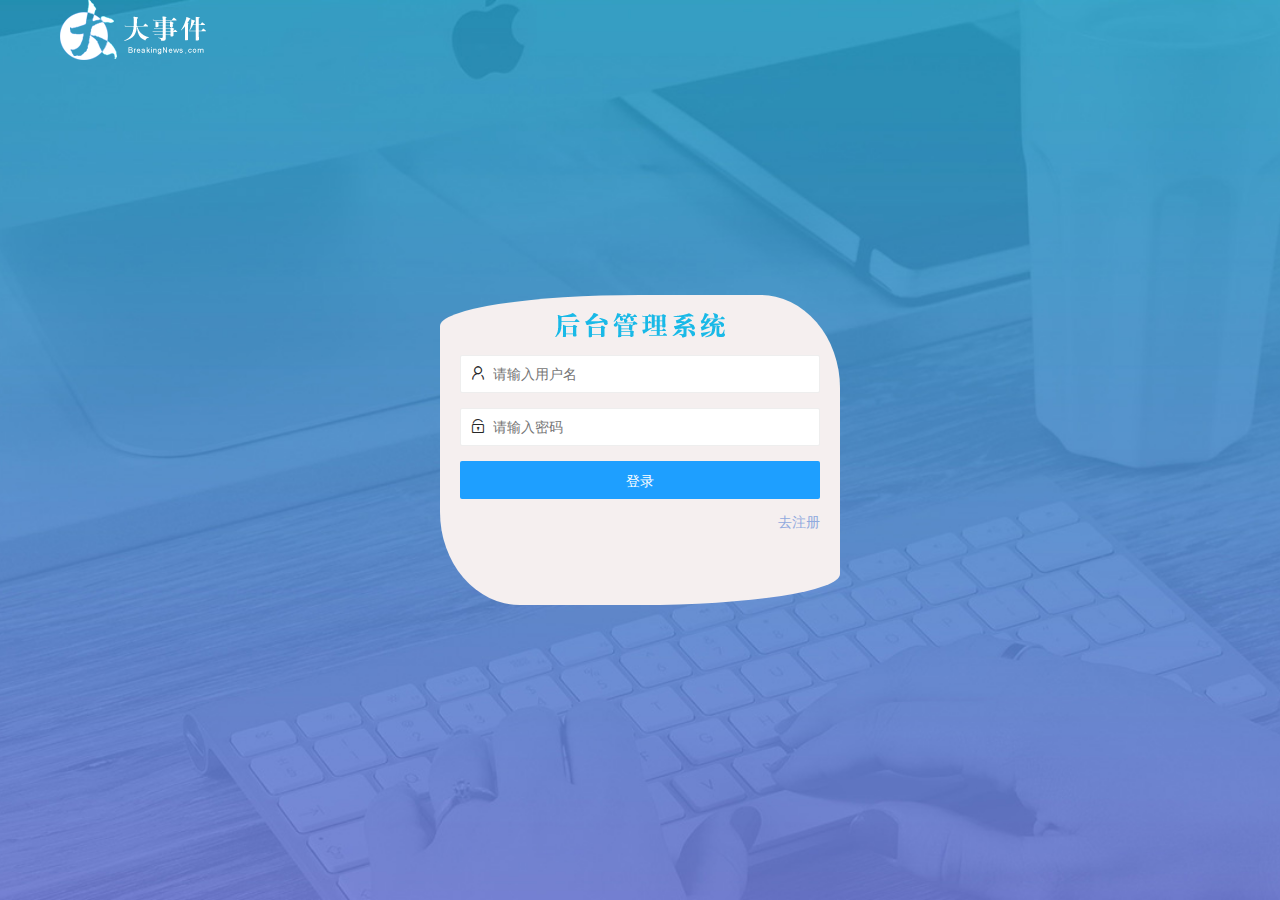
<file: logo.html>
<!DOCTYPE html>
<html lang="en">
<head>
    <meta charset="UTF-8">
    <meta name="viewport" content="width=device-width, initial-scale=1.0">
    <title>登陆</title>
    <link rel="stylesheet" href="./assets/css/logo.css">
    <link rel="stylesheet" href="./assets/lib/layui/css/layui.css">
</head>
<body>
    <!-- logo -->
    <div class="layui-main">
        <img src="./assets/images/logo.png" alt="">
    </div>
    <!-- 登陆区 -->
    <div class="loginAndRegBox">
       <div class="title-box"></div>
       <!-- 去登陆 -->
       <div class="loginBox" >
        <form class="layui-form" id="form_login">
            <div class="layui-form-item">
                <!-- 用户名 -->
                <i class="layui-icon layui-icon-username"></i>
                <input type="text" name="username" lay-verify="required|uname" placeholder="请输入用户名" autocomplete="off" class="layui-input" >
            </div>
            <div class="layui-form-item">
                <!-- 密码 -->
                <i class="layui-icon layui-icon-password"></i>
                <input type="password" name="repassword" lay-verify="required|pwd" placeholder="请输入密码" autocomplete="off" class="layui-input">
            </div>
            <!-- 登陆按钮 -->
            <div class="layui-form-item">
                <button class="layui-btn layui-btn-fluid layui-btn-normal " lay-submit>登录</button>
            </div>
            <div class="layui-form-item links">
                <a href="#login" class="a-color" id="link_reg">去注册</a>
            </div>
        </form>
       </div>

       <!-- 去注册 -->
       <div class="regBox">
            <form class="layui-form"  id="form_reg">
                <div class="layui-form-item">
                    <!-- 用户名 -->
                    <i class="layui-icon layui-icon-username"></i>
                    <input type="text" name="username" lay-verify="required|uname" placeholder="请输入用户名" autocomplete="off" class="layui-input" >
                </div>
                <div class="layui-form-item">
                    <!-- 密码 -->
                    <i class="layui-icon layui-icon-password"></i>
                    <input type="password" name="password" lay-verify="required|pwd" placeholder="请输入密码" autocomplete="off" class="layui-input">
                </div>
                <div class="layui-form-item">
                    <!-- 确认密码 -->
                    <i class="layui-icon layui-icon-password"></i>
                    <input type="password" name="password" lay-verify="required|pwd|repwd" placeholder="请确认密码" autocomplete="off" class="layui-input">
                </div>
                <!-- 注册按钮 -->
                <div class="layui-form-item">
                    <button class="layui-btn layui-btn-fluid layui-btn-normal " lay-submit>注册</button>
                </div>
                <div class="layui-form-item links">
                    <a href="#login" class="a-color" id="link_login">去登陆</a>
                </div>
        </form>
       </div>
    </div>
    <!-- 导入js -->
    <script src="./assets/lib/jquery.js"></script>
    <script src="./assets/js/logo.js"></script>
    <script src="./assets/lib/layui/layui.all.js"></script>
    <script src="./assets/js/baseApi.js"></script>
</body>
</html>
</file>
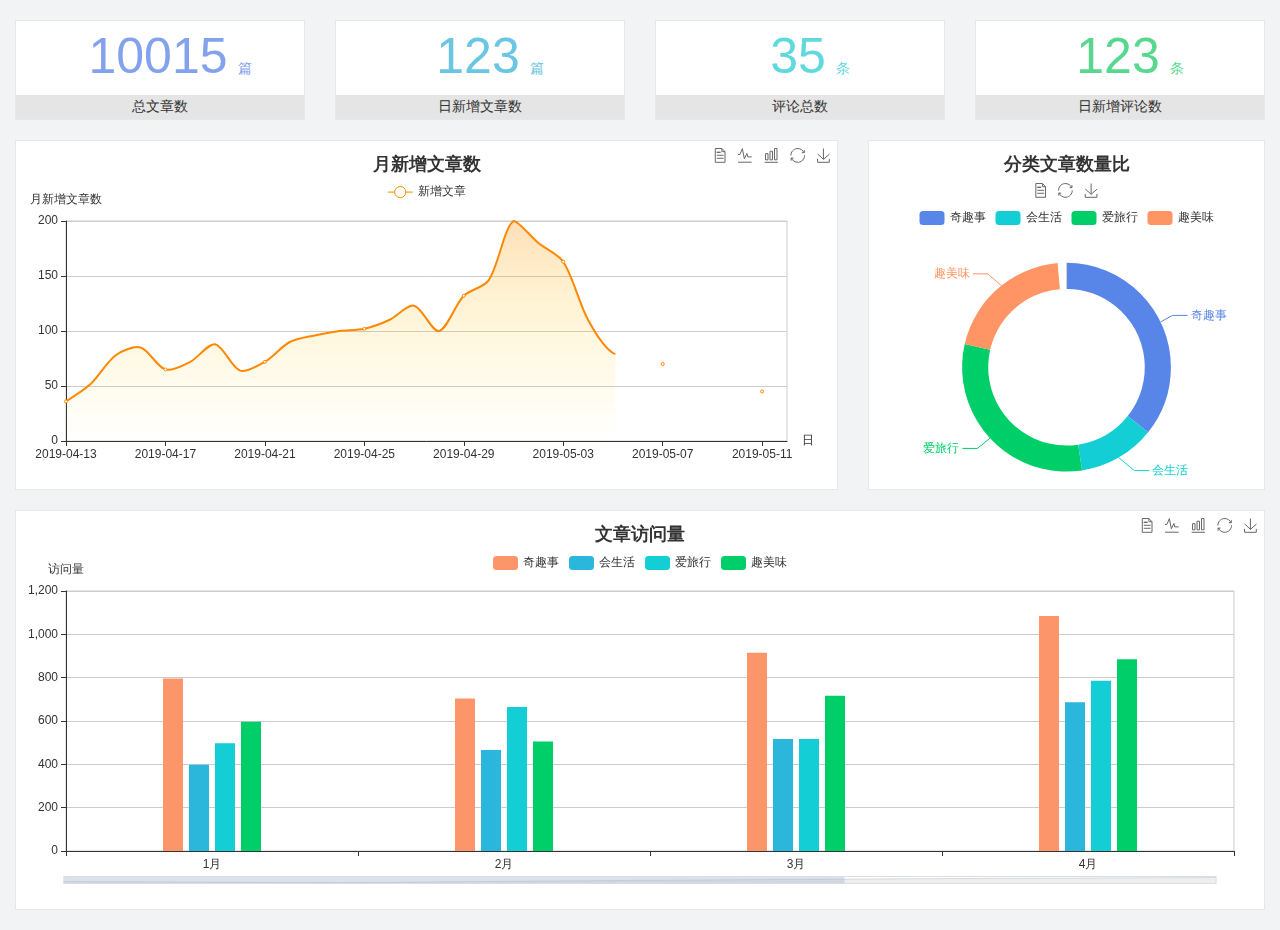
<file: home/dashboard.html>
<!DOCTYPE html>
<html lang="en">

<head>
  <meta charset="UTF-8">
  <meta name="viewport" content="width=device-width, initial-scale=1.0">
  <meta http-equiv="X-UA-Compatible" content="ie=edge">
  <title>图表统计</title>
  <link rel="stylesheet" href="../assets/lib/bootstrap.css" />
  <link rel="stylesheet" href="../assets/lib/main.css" />
  <script src="../assets/lib/jquery.js"></script>
  <script type="text/javascript" src="../assets/lib/echarts.min.js"></script>
</head>

<body>
  <div class="container-fluid">
    <div class="row spannel_list">
      <div class="col-sm-3 col-xs-6">
        <div class="spannel">
          <em>10015</em><span>篇</span>
          <b>总文章数</b>
        </div>
      </div>
      <div class="col-sm-3 col-xs-6">
        <div class="spannel scolor01">
          <em>123</em><span>篇</span>
          <b>日新增文章数</b>
        </div>
      </div>
      <div class="col-sm-3 col-xs-6">
        <div class="spannel scolor02">
          <em>35</em><span>条</span>
          <b>评论总数</b>
        </div>
      </div>
      <div class="col-sm-3 col-xs-6">
        <div class="spannel scolor03">
          <em>123</em><span>条</span>
          <b>日新增评论数</b>
        </div>
      </div>
    </div>
  </div>

  <div class="container-fluid">
    <div class="row curve-pie">
      <div class="col-lg-8 col-md-8">
        <div class="gragh_pannel" id="curve_show"></div>
      </div>
      <div class="col-lg-4 col-md-4">
        <div class="gragh_pannel" id="pie_show"></div>
      </div>
    </div>
  </div>

  <div class="container-fluid">
    <div class="column_pannel" id="column_show"></div>
  </div>

  <script>
    var oChart = echarts.init(document.getElementById('curve_show'));
    var aList_all = [
      { 'count': 36, 'date': '2019-04-13' },
      { 'count': 52, 'date': '2019-04-14' },
      { 'count': 78, 'date': '2019-04-15' },
      { 'count': 85, 'date': '2019-04-16' },
      { 'count': 65, 'date': '2019-04-17' },
      { 'count': 72, 'date': '2019-04-18' },
      { 'count': 88, 'date': '2019-04-19' },
      { 'count': 64, 'date': '2019-04-20' },
      { 'count': 72, 'date': '2019-04-21' },
      { 'count': 90, 'date': '2019-04-22' },
      { 'count': 96, 'date': '2019-04-23' },
      { 'count': 100, 'date': '2019-04-24' },
      { 'count': 102, 'date': '2019-04-25' },
      { 'count': 110, 'date': '2019-04-26' },
      { 'count': 123, 'date': '2019-04-27' },
      { 'count': 100, 'date': '2019-04-28' },
      { 'count': 132, 'date': '2019-04-29' },
      { 'count': 146, 'date': '2019-04-30' },
      { 'count': 200, 'date': '2019-05-01' },
      { 'count': 180, 'date': '2019-05-02' },
      { 'count': 163, 'date': '2019-05-03' },
      { 'count': 110, 'date': '2019-05-04' },
      { 'count': 80, 'date': '2019-05-05' },
      { 'count': 82, 'date': '2019-05-06' },
      { 'count': 70, 'date': '2019-05-07' },
      { 'count': 65, 'date': '2019-05-08' },
      { 'count': 54, 'date': '2019-05-09' },
      { 'count': 40, 'date': '2019-05-10' },
      { 'count': 45, 'date': '2019-05-11' },
      { 'count': 38, 'date': '2019-05-12' },
    ];

    let aCount = [];
    let aDate = [];

    for (var i = 0; i < aList_all.length; i++) {
      aCount.push(aList_all[i].count);
      aDate.push(aList_all[i].date);
    }

    var chartopt = {
      title: {
        text: '月新增文章数',
        left: 'center',
        top: '10'
      },
      tooltip: {
        trigger: 'axis'
      },
      legend: {
        data: ['新增文章'],
        top: '40'
      },
      toolbox: {
        show: true,
        feature: {
          mark: { show: true },
          dataView: { show: true, readOnly: false },
          magicType: { show: true, type: ['line', 'bar'] },
          restore: { show: true },
          saveAsImage: { show: true }
        }
      },
      calculable: true,
      xAxis: [
        {
          name: '日',
          type: 'category',
          boundaryGap: false,
          data: aDate
        }
      ],
      yAxis: [
        {
          name: '月新增文章数',
          type: 'value'
        }
      ],
      series: [
        {
          name: '新增文章',
          type: 'line',
          smooth: true,
          itemStyle: { normal: { areaStyle: { type: 'default' }, color: '#f80' }, lineStyle: { color: '#f80' } },
          data: aCount
        }],
      areaStyle: {
        normal: {
          color: new echarts.graphic.LinearGradient(0, 0, 0, 1, [{
            offset: 0,
            color: 'rgba(255,136,0,0.39)'
          }, {
            offset: .34,
            color: 'rgba(255,180,0,0.25)'
          }, {
            offset: 1,
            color: 'rgba(255,222,0,0.00)'
          }])

        }
      },
      grid: {
        show: true,
        x: 50,
        x2: 50,
        y: 80,
        height: 220
      }
    };

    oChart.setOption(chartopt);


    var oPie = echarts.init(document.getElementById('pie_show'));
    var oPieopt =
    {
      title: {
        top: 10,
        text: '分类文章数量比',
        x: 'center'
      },
      tooltip: {
        trigger: 'item',
        formatter: "{a} <br/>{b} : {c} ({d}%)"
      },
      color: ['#5885e8', '#13cfd5', '#00ce68', '#ff9565'],
      legend: {
        x: 'center',
        top: 65,
        data: ['奇趣事', '会生活', '爱旅行', '趣美味']
      },
      toolbox: {
        show: true,
        x: 'center',
        top: 35,
        feature: {
          mark: { show: true },
          dataView: { show: true, readOnly: false },
          magicType: {
            show: true,
            type: ['pie', 'funnel'],
            option: {
              funnel: {
                x: '25%',
                width: '50%',
                funnelAlign: 'left',
                max: 1548
              }
            }
          },
          restore: { show: true },
          saveAsImage: { show: true }
        }
      },
      calculable: true,
      series: [
        {
          name: '访问来源',
          type: 'pie',
          radius: ['45%', '60%'],
          center: ['50%', '65%'],
          data: [
            { value: 300, name: '奇趣事' },
            { value: 100, name: '会生活' },
            { value: 260, name: '爱旅行' },
            { value: 180, name: '趣美味' }
          ]
        }
      ]
    };
    oPie.setOption(oPieopt);



    var oColumn = this.echarts.init(document.getElementById('column_show'));
    var oColumnopt =
    {
      title: {
        text: '文章访问量',
        left: 'center',
        top: '10'
      },
      tooltip: {
        trigger: 'axis'
      },
      legend: {
        data: ['奇趣事', '会生活', '爱旅行', '趣美味'],
        top: '40'
      },
      toolbox: {
        show: true,
        feature: {
          mark: { show: true },
          dataView: { show: true, readOnly: false },
          magicType: { show: true, type: ['line', 'bar'] },
          restore: { show: true },
          saveAsImage: { show: true }
        }
      },
      calculable: true,
      xAxis: [
        {
          type: 'category',
          data: ['1月', '2月', '3月', '4月', '5月']
        }
      ],
      yAxis: [
        {
          name: '访问量',
          type: 'value'
        }
      ],
      series: [
        {
          name: '奇趣事',
          type: 'bar',
          barWidth: 20,
          itemStyle: {
            normal: { areaStyle: { type: 'default' }, color: '#fd956a' }
          },
          data: [800, 708, 920, 1090, 1200]
        },
        {
          name: '会生活',
          type: 'bar',
          barWidth: 20,
          itemStyle: {
            normal: { areaStyle: { type: 'default' }, color: '#2bb6db' }
          },
          data: [400, 468, 520, 690, 800]
        },
        {
          name: '爱旅行',
          type: 'bar',
          barWidth: 20,
          itemStyle: {
            normal: { areaStyle: { type: 'default' }, color: '#13cfd5' }
          },
          data: [500, 668, 520, 790, 900]
        },
        {
          name: '趣美味',
          type: 'bar',
          barWidth: 20,
          itemStyle: {
            normal: { areaStyle: { type: 'default' }, color: '#00ce68' }
          },
          data: [600, 508, 720, 890, 1000]
        }
      ],
      grid: {
        show: true,
        x: 50,
        x2: 30,
        y: 80,
        height: 260
      },
      dataZoom: [//给x轴设置滚动条
        {
          start: 0,//默认为0
          end: 100 - 1000 / 31,//默认为100
          type: 'slider',
          show: true,
          xAxisIndex: [0],
          handleSize: 0,//滑动条的 左右2个滑动条的大小
          height: 8,//组件高度
          left: 45, //左边的距离
          right: 50,//右边的距离
          bottom: 26,//右边的距离
          handleColor: '#ddd',//h滑动图标的颜色
          handleStyle: {
            borderColor: "#cacaca",
            borderWidth: "1",
            shadowBlur: 2,
            background: "#ddd",
            shadowColor: "#ddd",
          }
        }]
    };
    oColumn.setOption(oColumnopt);
  </script>
</body>

</html>
</file>
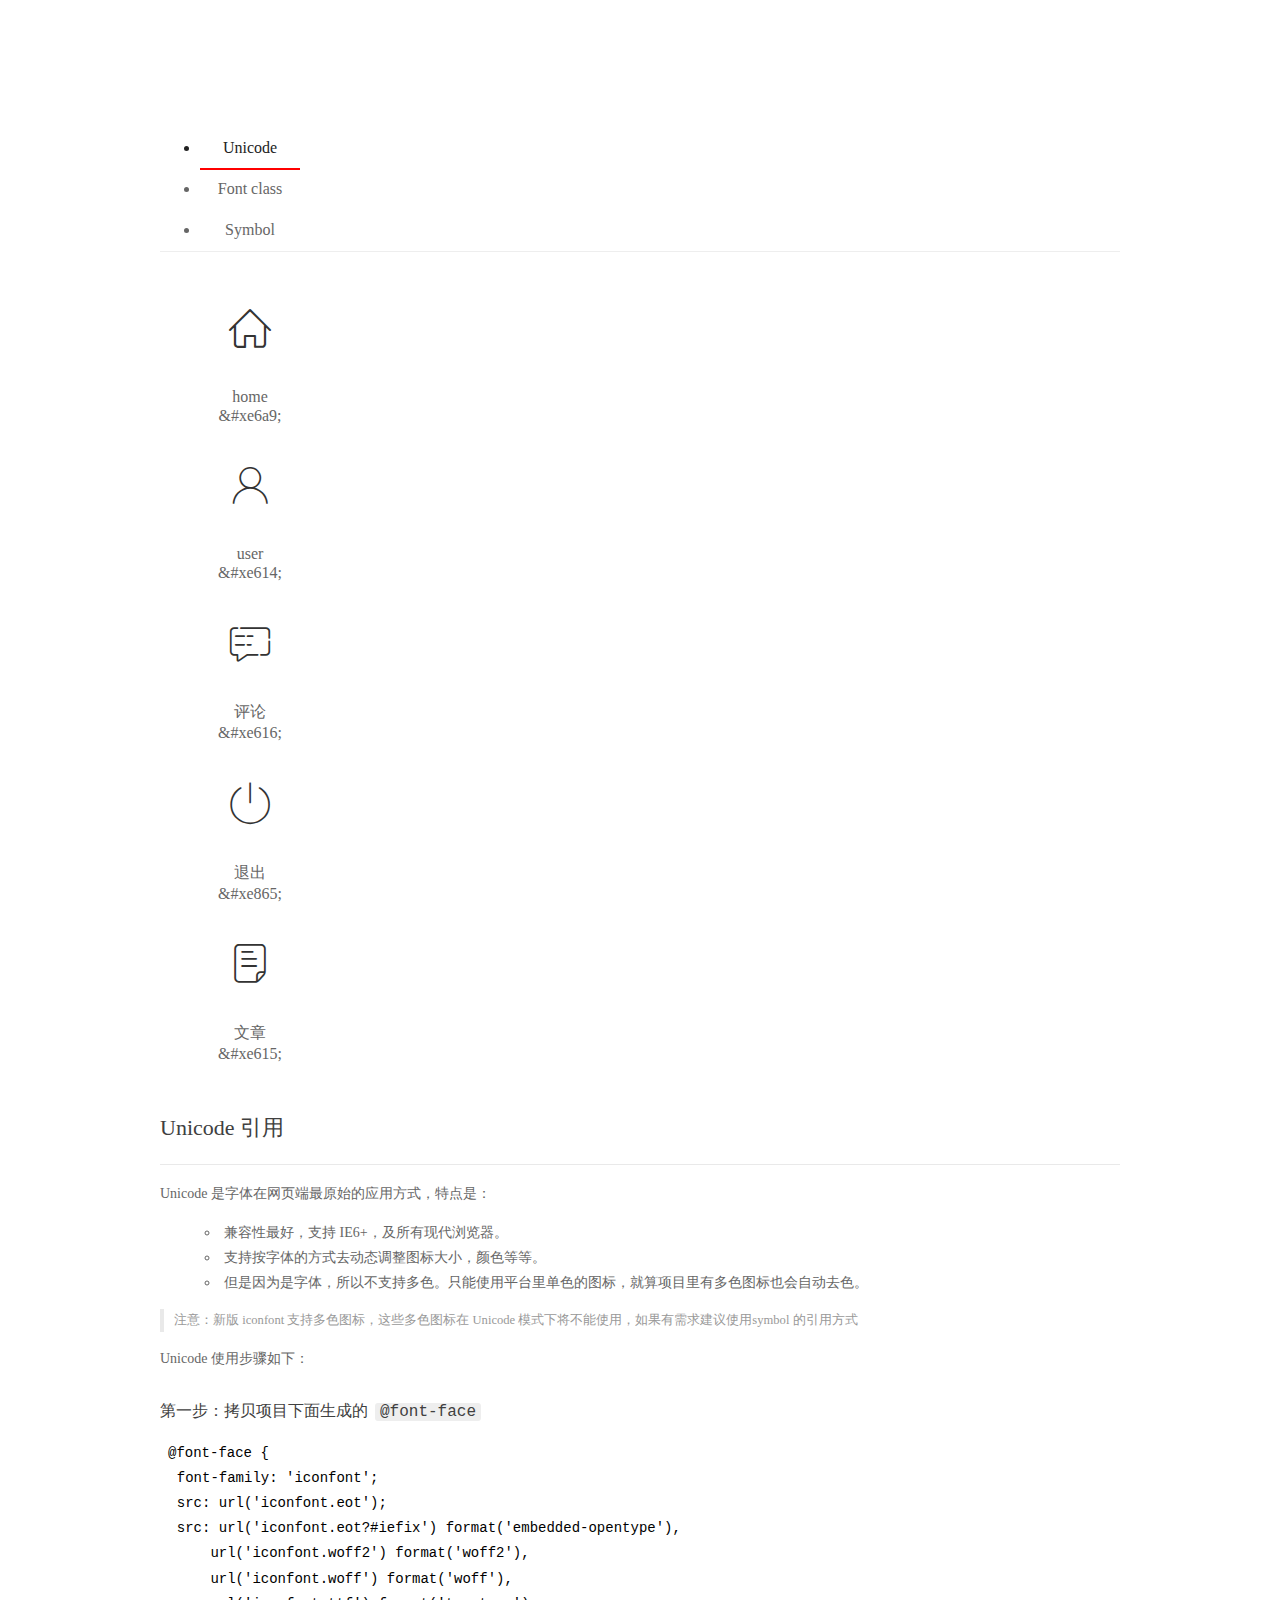
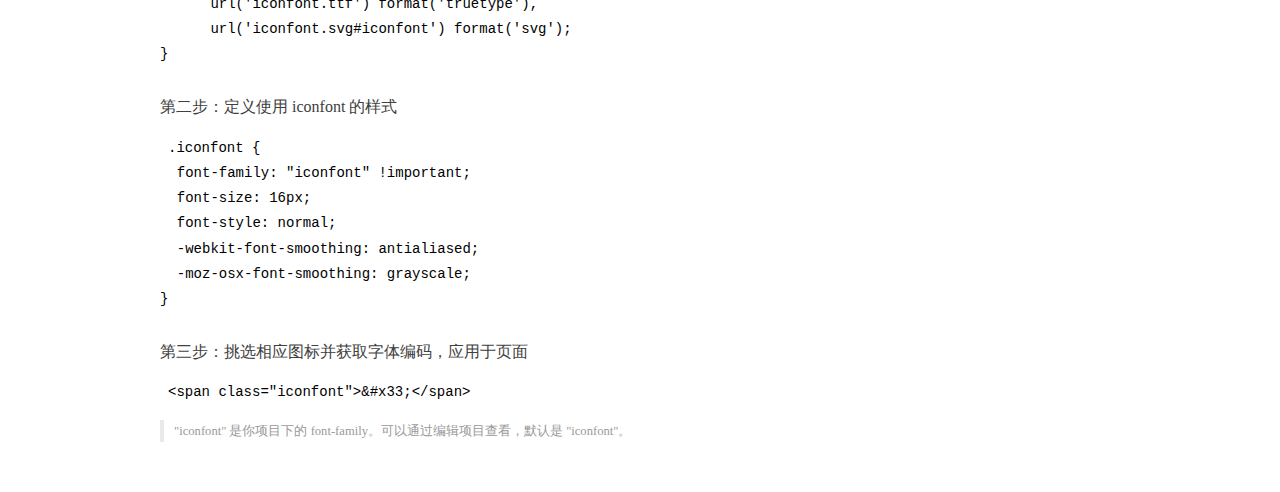
<file: assets/fonts/demo_index.html>
<!DOCTYPE html>
<html>
<head>
  <meta charset="utf-8"/>
  <title>IconFont Demo</title>
  <link rel="shortcut icon" href="https://gtms04.alicdn.com/tps/i4/TB1_oz6GVXXXXaFXpXXJDFnIXXX-64-64.ico" type="image/x-icon"/>
  <link rel="stylesheet" href="https://g.alicdn.com/thx/cube/1.3.2/cube.min.css">
  <link rel="stylesheet" href="demo.css">
  <link rel="stylesheet" href="iconfont.css">
  <script src="iconfont.js"></script>
  <!-- jQuery -->
  <script src="https://a1.alicdn.com/oss/uploads/2018/12/26/7bfddb60-08e8-11e9-9b04-53e73bb6408b.js"></script>
  <!-- 代码高亮 -->
  <script src="https://a1.alicdn.com/oss/uploads/2018/12/26/a3f714d0-08e6-11e9-8a15-ebf944d7534c.js"></script>
</head>
<body>
  <div class="main">
    <h1 class="logo"><a href="https://www.iconfont.cn/" title="iconfont 首页" target="_blank">&#xe86b;</a></h1>
    <div class="nav-tabs">
      <ul id="tabs" class="dib-box">
        <li class="dib active"><span>Unicode</span></li>
        <li class="dib"><span>Font class</span></li>
        <li class="dib"><span>Symbol</span></li>
      </ul>
      
    </div>
    <div class="tab-container">
      <div class="content unicode" style="display: block;">
          <ul class="icon_lists dib-box">
          
            <li class="dib">
              <span class="icon iconfont">&#xe6a9;</span>
                <div class="name">home</div>
                <div class="code-name">&amp;#xe6a9;</div>
              </li>
          
            <li class="dib">
              <span class="icon iconfont">&#xe614;</span>
                <div class="name">user</div>
                <div class="code-name">&amp;#xe614;</div>
              </li>
          
            <li class="dib">
              <span class="icon iconfont">&#xe616;</span>
                <div class="name">评论</div>
                <div class="code-name">&amp;#xe616;</div>
              </li>
          
            <li class="dib">
              <span class="icon iconfont">&#xe865;</span>
                <div class="name">退出</div>
                <div class="code-name">&amp;#xe865;</div>
              </li>
          
            <li class="dib">
              <span class="icon iconfont">&#xe615;</span>
                <div class="name">文章</div>
                <div class="code-name">&amp;#xe615;</div>
              </li>
          
          </ul>
          <div class="article markdown">
          <h2 id="unicode-">Unicode 引用</h2>
          <hr>

          <p>Unicode 是字体在网页端最原始的应用方式，特点是：</p>
          <ul>
            <li>兼容性最好，支持 IE6+，及所有现代浏览器。</li>
            <li>支持按字体的方式去动态调整图标大小，颜色等等。</li>
            <li>但是因为是字体，所以不支持多色。只能使用平台里单色的图标，就算项目里有多色图标也会自动去色。</li>
          </ul>
          <blockquote>
            <p>注意：新版 iconfont 支持多色图标，这些多色图标在 Unicode 模式下将不能使用，如果有需求建议使用symbol 的引用方式</p>
          </blockquote>
          <p>Unicode 使用步骤如下：</p>
          <h3 id="-font-face">第一步：拷贝项目下面生成的 <code>@font-face</code></h3>
<pre><code class="language-css"
>@font-face {
  font-family: 'iconfont';
  src: url('iconfont.eot');
  src: url('iconfont.eot?#iefix') format('embedded-opentype'),
      url('iconfont.woff2') format('woff2'),
      url('iconfont.woff') format('woff'),
      url('iconfont.ttf') format('truetype'),
      url('iconfont.svg#iconfont') format('svg');
}
</code></pre>
          <h3 id="-iconfont-">第二步：定义使用 iconfont 的样式</h3>
<pre><code class="language-css"
>.iconfont {
  font-family: "iconfont" !important;
  font-size: 16px;
  font-style: normal;
  -webkit-font-smoothing: antialiased;
  -moz-osx-font-smoothing: grayscale;
}
</code></pre>
          <h3 id="-">第三步：挑选相应图标并获取字体编码，应用于页面</h3>
<pre>
<code class="language-html"
>&lt;span class="iconfont"&gt;&amp;#x33;&lt;/span&gt;
</code></pre>
          <blockquote>
            <p>"iconfont" 是你项目下的 font-family。可以通过编辑项目查看，默认是 "iconfont"。</p>
          </blockquote>
          </div>
      </div>
      <div class="content font-class">
        <ul class="icon_lists dib-box">
          
          <li class="dib">
            <span class="icon iconfont icon-home"></span>
            <div class="name">
              home
            </div>
            <div class="code-name">.icon-home
            </div>
          </li>
          
          <li class="dib">
            <span class="icon iconfont icon-user"></span>
            <div class="name">
              user
            </div>
            <div class="code-name">.icon-user
            </div>
          </li>
          
          <li class="dib">
            <span class="icon iconfont icon-pinglun"></span>
            <div class="name">
              评论
            </div>
            <div class="code-name">.icon-pinglun
            </div>
          </li>
          
          <li class="dib">
            <span class="icon iconfont icon-tuichu"></span>
            <div class="name">
              退出
            </div>
            <div class="code-name">.icon-tuichu
            </div>
          </li>
          
          <li class="dib">
            <span class="icon iconfont icon-16"></span>
            <div class="name">
              文章
            </div>
            <div class="code-name">.icon-16
            </div>
          </li>
          
        </ul>
        <div class="article markdown">
        <h2 id="font-class-">font-class 引用</h2>
        <hr>

        <p>font-class 是 Unicode 使用方式的一种变种，主要是解决 Unicode 书写不直观，语意不明确的问题。</p>
        <p>与 Unicode 使用方式相比，具有如下特点：</p>
        <ul>
          <li>兼容性良好，支持 IE8+，及所有现代浏览器。</li>
          <li>相比于 Unicode 语意明确，书写更直观。可以很容易分辨这个 icon 是什么。</li>
          <li>因为使用 class 来定义图标，所以当要替换图标时，只需要修改 class 里面的 Unicode 引用。</li>
          <li>不过因为本质上还是使用的字体，所以多色图标还是不支持的。</li>
        </ul>
        <p>使用步骤如下：</p>
        <h3 id="-fontclass-">第一步：引入项目下面生成的 fontclass 代码：</h3>
<pre><code class="language-html">&lt;link rel="stylesheet" href="./iconfont.css"&gt;
</code></pre>
        <h3 id="-">第二步：挑选相应图标并获取类名，应用于页面：</h3>
<pre><code class="language-html">&lt;span class="iconfont icon-xxx"&gt;&lt;/span&gt;
</code></pre>
        <blockquote>
          <p>"
            iconfont" 是你项目下的 font-family。可以通过编辑项目查看，默认是 "iconfont"。</p>
        </blockquote>
      </div>
      </div>
      <div class="content symbol">
          <ul class="icon_lists dib-box">
          
            <li class="dib">
                <svg class="icon svg-icon" aria-hidden="true">
                  <use xlink:href="#icon-home"></use>
                </svg>
                <div class="name">home</div>
                <div class="code-name">#icon-home</div>
            </li>
          
            <li class="dib">
                <svg class="icon svg-icon" aria-hidden="true">
                  <use xlink:href="#icon-user"></use>
                </svg>
                <div class="name">user</div>
                <div class="code-name">#icon-user</div>
            </li>
          
            <li class="dib">
                <svg class="icon svg-icon" aria-hidden="true">
                  <use xlink:href="#icon-pinglun"></use>
                </svg>
                <div class="name">评论</div>
                <div class="code-name">#icon-pinglun</div>
            </li>
          
            <li class="dib">
                <svg class="icon svg-icon" aria-hidden="true">
                  <use xlink:href="#icon-tuichu"></use>
                </svg>
                <div class="name">退出</div>
                <div class="code-name">#icon-tuichu</div>
            </li>
          
            <li class="dib">
                <svg class="icon svg-icon" aria-hidden="true">
                  <use xlink:href="#icon-16"></use>
                </svg>
                <div class="name">文章</div>
                <div class="code-name">#icon-16</div>
            </li>
          
          </ul>
          <div class="article markdown">
          <h2 id="symbol-">Symbol 引用</h2>
          <hr>

          <p>这是一种全新的使用方式，应该说这才是未来的主流，也是平台目前推荐的用法。相关介绍可以参考这篇<a href="">文章</a>
            这种用法其实是做了一个 SVG 的集合，与另外两种相比具有如下特点：</p>
          <ul>
            <li>支持多色图标了，不再受单色限制。</li>
            <li>通过一些技巧，支持像字体那样，通过 <code>font-size</code>, <code>color</code> 来调整样式。</li>
            <li>兼容性较差，支持 IE9+，及现代浏览器。</li>
            <li>浏览器渲染 SVG 的性能一般，还不如 png。</li>
          </ul>
          <p>使用步骤如下：</p>
          <h3 id="-symbol-">第一步：引入项目下面生成的 symbol 代码：</h3>
<pre><code class="language-html">&lt;script src="./iconfont.js"&gt;&lt;/script&gt;
</code></pre>
          <h3 id="-css-">第二步：加入通用 CSS 代码（引入一次就行）：</h3>
<pre><code class="language-html">&lt;style&gt;
.icon {
  width: 1em;
  height: 1em;
  vertical-align: -0.15em;
  fill: currentColor;
  overflow: hidden;
}
&lt;/style&gt;
</code></pre>
          <h3 id="-">第三步：挑选相应图标并获取类名，应用于页面：</h3>
<pre><code class="language-html">&lt;svg class="icon" aria-hidden="true"&gt;
  &lt;use xlink:href="#icon-xxx"&gt;&lt;/use&gt;
&lt;/svg&gt;
</code></pre>
          </div>
      </div>

    </div>
  </div>
  <script>
  $(document).ready(function () {
      $('.tab-container .content:first').show()

      $('#tabs li').click(function (e) {
        var tabContent = $('.tab-container .content')
        var index = $(this).index()

        if ($(this).hasClass('active')) {
          return
        } else {
          $('#tabs li').removeClass('active')
          $(this).addClass('active')

          tabContent.hide().eq(index).fadeIn()
        }
      })
    })
  </script>
</body>
</html>
</file>
<file: assets/css/logo.css>
html,body{
    margin: 0;
    padding: 0;
    height: 100%;
    width: 100%;
    background: url('/assets/images/login_bg.jpg') no-repeat center;
    background-size: cover;
}
.loginAndRegBox{
    width: 400px;
    height: 310px;
    background-color:#f5efef;
    position: absolute;
    left: 50%;
    top: 50%;
    transform: translate(-50%,-50%);
    border-radius: 50% 20% / 10% 30%;
}
.title-box{
    background: url('/assets/images/login_title.png') no-repeat center;
    height: 60px;
}
.regBox{
    display: none;
}
.layui-form{
    padding:0 20px;
}
.links{
    display: flex;
    justify-content: flex-end;
}
.layui-form-item{
    position: relative;
}
.layui-icon{
    position: absolute;
    left: 10px;
    top: 10px;
}
.layui-input {
    padding-left: 32px !important;
}
.a-color{
    color: rgb(145, 170, 222);
}
</file>
<file: assets/lib/layui/css/layui.css>
blockquote,body,button,dd,div,dl,dt,form,h1,h2,h3,h4,h5,h6,input,li,ol,p,pre,td,textarea,th,ul{margin:0;padding:0;-webkit-tap-highlight-color:rgba(0,0,0,0)}a:active,a:hover{outline:0}img{display:inline-block;border:none;vertical-align:middle}li{list-style:none}table{border-collapse:collapse;border-spacing:0}h1,h2,h3,h4{font-weight:700}h5,h6{font-weight:500;font-size:100%}button,input,select,textarea{font-size:100%}button,input,optgroup,option,select,textarea{font-family:inherit;font-size:inherit;font-style:inherit;font-weight:inherit;outline:0}pre{white-space:pre-wrap;white-space:-moz-pre-wrap;white-space:-pre-wrap;white-space:-o-pre-wrap;word-wrap:break-word}body{line-height:1.6;color:#333;color:rgba(0,0,0,.85);font:14px Helvetica Neue,Helvetica,PingFang SC,Tahoma,Arial,sans-serif}hr{height:0;line-height:0;margin:10px 0;padding:0;border:none;border-bottom:1px solid #eee;clear:both;overflow:hidden;background:0 0}a{color:#333;text-decoration:none}a:hover{color:#777}a cite{font-style:normal;*cursor:pointer}.layui-border-box,.layui-border-box *{box-sizing:border-box}.layui-box,.layui-box *{box-sizing:content-box}.layui-clear{clear:both;*zoom:1}.layui-clear:after{content:'\20';clear:both;*zoom:1;display:block;height:0}.layui-clear-space{word-spacing:-5px}.layui-inline{position:relative;display:inline-block;*display:inline;*zoom:1;vertical-align:middle}.layui-edge{position:relative;display:inline-block;vertical-align:middle;width:0;height:0;border-width:6px;border-style:dashed;border-color:transparent;overflow:hidden}.layui-edge-top{top:-4px;border-bottom-color:#999;border-bottom-style:solid}.layui-edge-right{border-left-color:#999;border-left-style:solid}.layui-edge-bottom{top:2px;border-top-color:#999;border-top-style:solid}.layui-edge-left{border-right-color:#999;border-right-style:solid}.layui-elip{text-overflow:ellipsis;overflow:hidden;white-space:nowrap}.layui-disabled,.layui-icon,.layui-unselect{-moz-user-select:none;-webkit-user-select:none;-ms-user-select:none}.layui-disabled,.layui-disabled:hover{color:#d2d2d2!important;cursor:not-allowed!important}.layui-circle{border-radius:100%}.layui-show{display:block!important}.layui-hide{display:none!important}.layui-show-v{visibility:visible!important}.layui-hide-v{visibility:hidden!important}@font-face{font-family:layui-icon;src:url(../font/iconfont.eot?v=282);src:url(../font/iconfont.eot?v=282#iefix) format('embedded-opentype'),url(../font/iconfont.woff2?v=282) format('woff2'),url(../font/iconfont.woff?v=282) format('woff'),url(../font/iconfont.ttf?v=282) format('truetype'),url(../font/iconfont.svg?v=282#layui-icon) format('svg')}.layui-icon{font-family:layui-icon!important;font-size:16px;font-style:normal;-webkit-font-smoothing:antialiased;-moz-osx-font-smoothing:grayscale}.layui-icon-leaf:before{content:"\e701"}.layui-icon-folder:before{content:"\eabe"}.layui-icon-folder-open:before{content:"\eac1"}.layui-icon-gitee:before{content:"\e69b"}.layui-icon-github:before{content:"\e6a7"}.layui-icon-disabled:before{content:"\e6cc"}.layui-icon-moon:before{content:"\e6c2"}.layui-icon-error:before{content:"\e693"}.layui-icon-success:before{content:"\e697"}.layui-icon-question:before{content:"\e699"}.layui-icon-lock:before{content:"\e69a"}.layui-icon-eye:before{content:"\e695"}.layui-icon-eye-invisible:before{content:"\e696"}.layui-icon-backspace:before{content:"\e694"}.layui-icon-tips-fill:before{content:"\eb2e"}.layui-icon-test:before{content:"\e692"}.layui-icon-clear:before{content:"\e788"}.layui-icon-heart-fill:before{content:"\e68f"}.layui-icon-light:before{content:"\e748"}.layui-icon-music:before{content:"\e690"}.layui-icon-time:before{content:"\e68d"}.layui-icon-ie:before{content:"\e7bb"}.layui-icon-firefox:before{content:"\e686"}.layui-icon-at:before{content:"\e687"}.layui-icon-bluetooth:before{content:"\e689"}.layui-icon-chrome:before{content:"\e68a"}.layui-icon-edge:before{content:"\e68b"}.layui-icon-heart:before{content:"\e68c"}.layui-icon-key:before{content:"\e683"}.layui-icon-android:before{content:"\e684"}.layui-icon-mike:before{content:"\e6dc"}.layui-icon-mute:before{content:"\e685"}.layui-icon-gift:before{content:"\e627"}.layui-icon-windows:before{content:"\e67f"}.layui-icon-ios:before{content:"\e680"}.layui-icon-logout:before{content:"\e682"}.layui-icon-wifi:before{content:"\e7e0"}.layui-icon-rss:before{content:"\e808"}.layui-icon-email:before{content:"\e618"}.layui-icon-reduce-circle:before{content:"\e616"}.layui-icon-transfer:before{content:"\e691"}.layui-icon-service:before{content:"\e626"}.layui-icon-addition:before{content:"\e624"}.layui-icon-subtraction:before{content:"\e67e"}.layui-icon-slider:before{content:"\e714"}.layui-icon-print:before{content:"\e66d"}.layui-icon-export:before{content:"\e67d"}.layui-icon-cols:before{content:"\e610"}.layui-icon-screen-full:before{content:"\e622"}.layui-icon-screen-restore:before{content:"\e758"}.layui-icon-rate-half:before{content:"\e6c9"}.layui-icon-rate-solid:before{content:"\e67a"}.layui-icon-rate:before{content:"\e67b"}.layui-icon-cellphone:before{content:"\e678"}.layui-icon-vercode:before{content:"\e679"}.layui-icon-login-weibo:before{content:"\e675"}.layui-icon-login-qq:before{content:"\e676"}.layui-icon-login-wechat:before{content:"\e677"}.layui-icon-username:before{content:"\e66f"}.layui-icon-password:before{content:"\e673"}.layui-icon-refresh-3:before{content:"\e9aa"}.layui-icon-auz:before{content:"\e672"}.layui-icon-shrink-right:before{content:"\e668"}.layui-icon-spread-left:before{content:"\e66b"}.layui-icon-snowflake:before{content:"\e6b1"}.layui-icon-tips:before{content:"\e702"}.layui-icon-note:before{content:"\e66e"}.layui-icon-senior:before{content:"\e674"}.layui-icon-refresh-1:before{content:"\e666"}.layui-icon-refresh:before{content:"\e669"}.layui-icon-flag:before{content:"\e66c"}.layui-icon-theme:before{content:"\e66a"}.layui-icon-notice:before{content:"\e667"}.layui-icon-console:before{content:"\e665"}.layui-icon-website:before{content:"\e7ae"}.layui-icon-face-surprised:before{content:"\e664"}.layui-icon-set:before{content:"\e716"}.layui-icon-template:before{content:"\e663"}.layui-icon-app:before{content:"\e653"}.layui-icon-template-1:before{content:"\e656"}.layui-icon-home:before{content:"\e68e"}.layui-icon-female:before{content:"\e661"}.layui-icon-male:before{content:"\e662"}.layui-icon-tread:before{content:"\e6c5"}.layui-icon-praise:before{content:"\e6c6"}.layui-icon-rmb:before{content:"\e65e"}.layui-icon-more:before{content:"\e65f"}.layui-icon-camera:before{content:"\e660"}.layui-icon-cart-simple:before{content:"\e698"}.layui-icon-face-cry:before{content:"\e69c"}.layui-icon-face-smile:before{content:"\e6af"}.layui-icon-survey:before{content:"\e6b2"}.layui-icon-read:before{content:"\e705"}.layui-icon-location:before{content:"\e715"}.layui-icon-dollar:before{content:"\e659"}.layui-icon-diamond:before{content:"\e735"}.layui-icon-return:before{content:"\e65c"}.layui-icon-camera-fill:before{content:"\e65d"}.layui-icon-fire:before{content:"\e756"}.layui-icon-more-vertical:before{content:"\e671"}.layui-icon-cart:before{content:"\e657"}.layui-icon-star-fill:before{content:"\e658"}.layui-icon-prev:before{content:"\e65a"}.layui-icon-next:before{content:"\e65b"}.layui-icon-upload:before{content:"\e67c"}.layui-icon-upload-drag:before{content:"\e681"}.layui-icon-user:before{content:"\e770"}.layui-icon-file-b:before{content:"\e655"}.layui-icon-component:before{content:"\e857"}.layui-icon-find-fill:before{content:"\e670"}.layui-icon-loading:before{content:"\e63d"}.layui-icon-loading-1:before{content:"\e63e"}.layui-icon-add-1:before{content:"\e654"}.layui-icon-pause:before{content:"\e651"}.layui-icon-play:before{content:"\e652"}.layui-icon-video:before{content:"\e6ed"}.layui-icon-headset:before{content:"\e6fc"}.layui-icon-voice:before{content:"\e688"}.layui-icon-speaker:before{content:"\e645"}.layui-icon-fonts-del:before{content:"\e64f"}.layui-icon-fonts-html:before{content:"\e64b"}.layui-icon-fonts-code:before{content:"\e64e"}.layui-icon-fonts-strong:before{content:"\e62b"}.layui-icon-unlink:before{content:"\e64d"}.layui-icon-picture:before{content:"\e64a"}.layui-icon-link:before{content:"\e64c"}.layui-icon-face-smile-b:before{content:"\e650"}.layui-icon-align-center:before{content:"\e647"}.layui-icon-align-right:before{content:"\e648"}.layui-icon-align-left:before{content:"\e649"}.layui-icon-fonts-u:before{content:"\e646"}.layui-icon-fonts-i:before{content:"\e644"}.layui-icon-tabs:before{content:"\e62a"}.layui-icon-circle:before{content:"\e63f"}.layui-icon-radio:before{content:"\e643"}.layui-icon-share:before{content:"\e641"}.layui-icon-edit:before{content:"\e642"}.layui-icon-delete:before{content:"\e640"}.layui-icon-engine:before{content:"\e628"}.layui-icon-chart-screen:before{content:"\e629"}.layui-icon-chart:before{content:"\e62c"}.layui-icon-table:before{content:"\e62d"}.layui-icon-tree:before{content:"\e62e"}.layui-icon-upload-circle:before{content:"\e62f"}.layui-icon-templeate-1:before{content:"\e630"}.layui-icon-util:before{content:"\e631"}.layui-icon-layouts:before{content:"\e632"}.layui-icon-prev-circle:before{content:"\e633"}.layui-icon-carousel:before{content:"\e634"}.layui-icon-code-circle:before{content:"\e635"}.layui-icon-water:before{content:"\e636"}.layui-icon-date:before{content:"\e637"}.layui-icon-layer:before{content:"\e638"}.layui-icon-fonts-clear:before{content:"\e639"}.layui-icon-dialogue:before{content:"\e63a"}.layui-icon-cellphone-fine:before{content:"\e63b"}.layui-icon-form:before{content:"\e63c"}.layui-icon-file:before{content:"\e621"}.layui-icon-triangle-r:before{content:"\e623"}.layui-icon-triangle-d:before{content:"\e625"}.layui-icon-set-sm:before{content:"\e620"}.layui-icon-add-circle:before{content:"\e61f"}.layui-icon-layim-download:before{content:"\e61e"}.layui-icon-layim-uploadfile:before{content:"\e61d"}.layui-icon-404:before{content:"\e61c"}.layui-icon-about:before{content:"\e60b"}.layui-icon-layim-theme:before{content:"\e61b"}.layui-icon-down:before{content:"\e61a"}.layui-icon-up:before{content:"\e619"}.layui-icon-circle-dot:before{content:"\e617"}.layui-icon-set-fill:before{content:"\e614"}.layui-icon-search:before{content:"\e615"}.layui-icon-friends:before{content:"\e612"}.layui-icon-group:before{content:"\e613"}.layui-icon-reply-fill:before{content:"\e611"}.layui-icon-menu-fill:before{content:"\e60f"}.layui-icon-face-smile-fine:before{content:"\e60c"}.layui-icon-picture-fine:before{content:"\e60d"}.layui-icon-log:before{content:"\e60e"}.layui-icon-list:before{content:"\e60a"}.layui-icon-release:before{content:"\e609"}.layui-icon-add-circle-fine:before{content:"\e608"}.layui-icon-ok:before{content:"\e605"}.layui-icon-help:before{content:"\e607"}.layui-icon-chat:before{content:"\e606"}.layui-icon-top:before{content:"\e604"}.layui-icon-right:before{content:"\e602"}.layui-icon-left:before{content:"\e603"}.layui-icon-star:before{content:"\e600"}.layui-icon-download-circle:before{content:"\e601"}.layui-icon-close:before{content:"\1006"}.layui-icon-close-fill:before{content:"\1007"}.layui-icon-ok-circle:before{content:"\1005"}.layui-main{position:relative;width:1160px;margin:0 auto}.layui-header{position:relative;z-index:1000;height:60px}.layui-header a:hover{transition:all .5s;-webkit-transition:all .5s}.layui-side{position:fixed;left:0;top:0;bottom:0;z-index:999;width:200px;overflow-x:hidden}.layui-side-scroll{position:relative;width:220px;height:100%;overflow-x:hidden}.layui-body{position:relative;left:200px;right:0;top:0;bottom:0;z-index:900;width:auto;box-sizing:border-box}.layui-layout-body{overflow-x:hidden}.layui-layout-admin .layui-header{position:fixed;top:0;left:0;right:0;background-color:#23292e}.layui-layout-admin .layui-side{top:60px;width:200px;overflow-x:hidden}.layui-layout-admin .layui-body{position:absolute;top:60px;padding-bottom:44px}.layui-layout-admin .layui-main{width:auto;margin:0 15px}.layui-layout-admin .layui-footer{position:fixed;left:200px;right:0;bottom:0;z-index:990;height:44px;line-height:44px;padding:0 15px;box-shadow:-1px 0 4px rgb(0 0 0 / 12%);background-color:#fafafa}.layui-layout-admin .layui-logo{position:absolute;left:0;top:0;width:200px;height:100%;line-height:60px;text-align:center;color:#16baaa;font-size:16px;box-shadow:0 1px 2px 0 rgb(0 0 0 / 15%)}.layui-layout-admin .layui-header .layui-nav{background:0 0}.layui-layout-left{position:absolute!important;left:200px;top:0}.layui-layout-right{position:absolute!important;right:0;top:0}.layui-container{position:relative;margin:0 auto;box-sizing:border-box}.layui-fluid{position:relative;margin:0 auto;padding:0 15px}.layui-row:after,.layui-row:before{content:"";display:block;clear:both}.layui-col-lg1,.layui-col-lg10,.layui-col-lg11,.layui-col-lg12,.layui-col-lg2,.layui-col-lg3,.layui-col-lg4,.layui-col-lg5,.layui-col-lg6,.layui-col-lg7,.layui-col-lg8,.layui-col-lg9,.layui-col-md1,.layui-col-md10,.layui-col-md11,.layui-col-md12,.layui-col-md2,.layui-col-md3,.layui-col-md4,.layui-col-md5,.layui-col-md6,.layui-col-md7,.layui-col-md8,.layui-col-md9,.layui-col-sm1,.layui-col-sm10,.layui-col-sm11,.layui-col-sm12,.layui-col-sm2,.layui-col-sm3,.layui-col-sm4,.layui-col-sm5,.layui-col-sm6,.layui-col-sm7,.layui-col-sm8,.layui-col-sm9,.layui-col-xl1,.layui-col-xl10,.layui-col-xl11,.layui-col-xl12,.layui-col-xl2,.layui-col-xl3,.layui-col-xl4,.layui-col-xl5,.layui-col-xl6,.layui-col-xl7,.layui-col-xl8,.layui-col-xl9,.layui-col-xs1,.layui-col-xs10,.layui-col-xs11,.layui-col-xs12,.layui-col-xs2,.layui-col-xs3,.layui-col-xs4,.layui-col-xs5,.layui-col-xs6,.layui-col-xs7,.layui-col-xs8,.layui-col-xs9{position:relative;display:block;box-sizing:border-box}.layui-col-xs1,.layui-col-xs10,.layui-col-xs11,.layui-col-xs12,.layui-col-xs2,.layui-col-xs3,.layui-col-xs4,.layui-col-xs5,.layui-col-xs6,.layui-col-xs7,.layui-col-xs8,.layui-col-xs9{float:left}.layui-col-xs1{width:8.33333333%}.layui-col-xs2{width:16.66666667%}.layui-col-xs3{width:25%}.layui-col-xs4{width:33.33333333%}.layui-col-xs5{width:41.66666667%}.layui-col-xs6{width:50%}.layui-col-xs7{width:58.33333333%}.layui-col-xs8{width:66.66666667%}.layui-col-xs9{width:75%}.layui-col-xs10{width:83.33333333%}.layui-col-xs11{width:91.66666667%}.layui-col-xs12{width:100%}.layui-col-xs-offset1{margin-left:8.33333333%}.layui-col-xs-offset2{margin-left:16.66666667%}.layui-col-xs-offset3{margin-left:25%}.layui-col-xs-offset4{margin-left:33.33333333%}.layui-col-xs-offset5{margin-left:41.66666667%}.layui-col-xs-offset6{margin-left:50%}.layui-col-xs-offset7{margin-left:58.33333333%}.layui-col-xs-offset8{margin-left:66.66666667%}.layui-col-xs-offset9{margin-left:75%}.layui-col-xs-offset10{margin-left:83.33333333%}.layui-col-xs-offset11{margin-left:91.66666667%}.layui-col-xs-offset12{margin-left:100%}@media screen and (max-width:767.98px){.layui-container{padding:0 15px}.layui-hide-xs{display:none!important}.layui-show-xs-block{display:block!important}.layui-show-xs-inline{display:inline!important}.layui-show-xs-inline-block{display:inline-block!important}}@media screen and (min-width:768px){.layui-container{width:720px}.layui-hide-sm{display:none!important}.layui-show-sm-block{display:block!important}.layui-show-sm-inline{display:inline!important}.layui-show-sm-inline-block{display:inline-block!important}.layui-col-sm1,.layui-col-sm10,.layui-col-sm11,.layui-col-sm12,.layui-col-sm2,.layui-col-sm3,.layui-col-sm4,.layui-col-sm5,.layui-col-sm6,.layui-col-sm7,.layui-col-sm8,.layui-col-sm9{float:left}.layui-col-sm1{width:8.33333333%}.layui-col-sm2{width:16.66666667%}.layui-col-sm3{width:25%}.layui-col-sm4{width:33.33333333%}.layui-col-sm5{width:41.66666667%}.layui-col-sm6{width:50%}.layui-col-sm7{width:58.33333333%}.layui-col-sm8{width:66.66666667%}.layui-col-sm9{width:75%}.layui-col-sm10{width:83.33333333%}.layui-col-sm11{width:91.66666667%}.layui-col-sm12{width:100%}.layui-col-sm-offset1{margin-left:8.33333333%}.layui-col-sm-offset2{margin-left:16.66666667%}.layui-col-sm-offset3{margin-left:25%}.layui-col-sm-offset4{margin-left:33.33333333%}.layui-col-sm-offset5{margin-left:41.66666667%}.layui-col-sm-offset6{margin-left:50%}.layui-col-sm-offset7{margin-left:58.33333333%}.layui-col-sm-offset8{margin-left:66.66666667%}.layui-col-sm-offset9{margin-left:75%}.layui-col-sm-offset10{margin-left:83.33333333%}.layui-col-sm-offset11{margin-left:91.66666667%}.layui-col-sm-offset12{margin-left:100%}}@media screen and (min-width:992px){.layui-container{width:960px}.layui-hide-md{display:none!important}.layui-show-md-block{display:block!important}.layui-show-md-inline{display:inline!important}.layui-show-md-inline-block{display:inline-block!important}.layui-col-md1,.layui-col-md10,.layui-col-md11,.layui-col-md12,.layui-col-md2,.layui-col-md3,.layui-col-md4,.layui-col-md5,.layui-col-md6,.layui-col-md7,.layui-col-md8,.layui-col-md9{float:left}.layui-col-md1{width:8.33333333%}.layui-col-md2{width:16.66666667%}.layui-col-md3{width:25%}.layui-col-md4{width:33.33333333%}.layui-col-md5{width:41.66666667%}.layui-col-md6{width:50%}.layui-col-md7{width:58.33333333%}.layui-col-md8{width:66.66666667%}.layui-col-md9{width:75%}.layui-col-md10{width:83.33333333%}.layui-col-md11{width:91.66666667%}.layui-col-md12{width:100%}.layui-col-md-offset1{margin-left:8.33333333%}.layui-col-md-offset2{margin-left:16.66666667%}.layui-col-md-offset3{margin-left:25%}.layui-col-md-offset4{margin-left:33.33333333%}.layui-col-md-offset5{margin-left:41.66666667%}.layui-col-md-offset6{margin-left:50%}.layui-col-md-offset7{margin-left:58.33333333%}.layui-col-md-offset8{margin-left:66.66666667%}.layui-col-md-offset9{margin-left:75%}.layui-col-md-offset10{margin-left:83.33333333%}.layui-col-md-offset11{margin-left:91.66666667%}.layui-col-md-offset12{margin-left:100%}}@media screen and (min-width:1200px){.layui-container{width:1150px}.layui-hide-lg{display:none!important}.layui-show-lg-block{display:block!important}.layui-show-lg-inline{display:inline!important}.layui-show-lg-inline-block{display:inline-block!important}.layui-col-lg1,.layui-col-lg10,.layui-col-lg11,.layui-col-lg12,.layui-col-lg2,.layui-col-lg3,.layui-col-lg4,.layui-col-lg5,.layui-col-lg6,.layui-col-lg7,.layui-col-lg8,.layui-col-lg9{float:left}.layui-col-lg1{width:8.33333333%}.layui-col-lg2{width:16.66666667%}.layui-col-lg3{width:25%}.layui-col-lg4{width:33.33333333%}.layui-col-lg5{width:41.66666667%}.layui-col-lg6{width:50%}.layui-col-lg7{width:58.33333333%}.layui-col-lg8{width:66.66666667%}.layui-col-lg9{width:75%}.layui-col-lg10{width:83.33333333%}.layui-col-lg11{width:91.66666667%}.layui-col-lg12{width:100%}.layui-col-lg-offset1{margin-left:8.33333333%}.layui-col-lg-offset2{margin-left:16.66666667%}.layui-col-lg-offset3{margin-left:25%}.layui-col-lg-offset4{margin-left:33.33333333%}.layui-col-lg-offset5{margin-left:41.66666667%}.layui-col-lg-offset6{margin-left:50%}.layui-col-lg-offset7{margin-left:58.33333333%}.layui-col-lg-offset8{margin-left:66.66666667%}.layui-col-lg-offset9{margin-left:75%}.layui-col-lg-offset10{margin-left:83.33333333%}.layui-col-lg-offset11{margin-left:91.66666667%}.layui-col-lg-offset12{margin-left:100%}}@media screen and (min-width:1400px){.layui-container{width:1330px}.layui-hide-xl{display:none!important}.layui-show-xl-block{display:block!important}.layui-show-xl-inline{display:inline!important}.layui-show-xl-inline-block{display:inline-block!important}.layui-col-xl1,.layui-col-xl10,.layui-col-xl11,.layui-col-xl12,.layui-col-xl2,.layui-col-xl3,.layui-col-xl4,.layui-col-xl5,.layui-col-xl6,.layui-col-xl7,.layui-col-xl8,.layui-col-xl9{float:left}.layui-col-xl1{width:8.33333333%}.layui-col-xl2{width:16.66666667%}.layui-col-xl3{width:25%}.layui-col-xl4{width:33.33333333%}.layui-col-xl5{width:41.66666667%}.layui-col-xl6{width:50%}.layui-col-xl7{width:58.33333333%}.layui-col-xl8{width:66.66666667%}.layui-col-xl9{width:75%}.layui-col-xl10{width:83.33333333%}.layui-col-xl11{width:91.66666667%}.layui-col-xl12{width:100%}.layui-col-xl-offset1{margin-left:8.33333333%}.layui-col-xl-offset2{margin-left:16.66666667%}.layui-col-xl-offset3{margin-left:25%}.layui-col-xl-offset4{margin-left:33.33333333%}.layui-col-xl-offset5{margin-left:41.66666667%}.layui-col-xl-offset6{margin-left:50%}.layui-col-xl-offset7{margin-left:58.33333333%}.layui-col-xl-offset8{margin-left:66.66666667%}.layui-col-xl-offset9{margin-left:75%}.layui-col-xl-offset10{margin-left:83.33333333%}.layui-col-xl-offset11{margin-left:91.66666667%}.layui-col-xl-offset12{margin-left:100%}}.layui-col-space1{margin:-.5px}.layui-col-space1>*{padding:.5px}.layui-col-space2{margin:-1px}.layui-col-space2>*{padding:1px}.layui-col-space4{margin:-2px}.layui-col-space4>*{padding:2px}.layui-col-space5{margin:-2.5px}.layui-col-space5>*{padding:2.5px}.layui-col-space6{margin:-3px}.layui-col-space6>*{padding:3px}.layui-col-space8{margin:-4px}.layui-col-space8>*{padding:4px}.layui-col-space10{margin:-5px}.layui-col-space10>*{padding:5px}.layui-col-space12{margin:-6px}.layui-col-space12>*{padding:6px}.layui-col-space14{margin:-7px}.layui-col-space14>*{padding:7px}.layui-col-space15{margin:-7.5px}.layui-col-space15>*{padding:7.5px}.layui-col-space16{margin:-8px}.layui-col-space16>*{padding:8px}.layui-col-space18{margin:-9px}.layui-col-space18>*{padding:9px}.layui-col-space20{margin:-10px}.layui-col-space20>*{padding:10px}.layui-col-space22{margin:-11px}.layui-col-space22>*{padding:11px}.layui-col-space24{margin:-12px}.layui-col-space24>*{padding:12px}.layui-col-space25{margin:-12.5px}.layui-col-space25>*{padding:12.5px}.layui-col-space26{margin:-13px}.layui-col-space26>*{padding:13px}.layui-col-space28{margin:-14px}.layui-col-space28>*{padding:14px}.layui-col-space30{margin:-15px}.layui-col-space30>*{padding:15px}.layui-col-space32{margin:-16px}.layui-col-space32>*{padding:16px}.layui-padding-1{padding:4px!important}.layui-padding-2{padding:8px!important}.layui-padding-3{padding:16px!important}.layui-padding-4{padding:32px!important}.layui-padding-5{padding:48px!important}.layui-margin-1{margin:4px!important}.layui-margin-2{margin:8px!important}.layui-margin-3{margin:16px!important}.layui-margin-4{margin:32px!important}.layui-margin-5{margin:48px!important}.layui-btn,.layui-input,.layui-select,.layui-textarea,.layui-upload-button{outline:0;-webkit-appearance:none;transition:all .3s;-webkit-transition:all .3s;box-sizing:border-box}.layui-elem-quote{margin-bottom:10px;padding:15px;line-height:1.8;border-left:5px solid #16b777;border-radius:0 2px 2px 0;background-color:#fafafa}.layui-quote-nm{border-style:solid;border-width:1px;border-left-width:5px;background:0 0}.layui-elem-field{margin-bottom:10px;padding:0;border-width:1px;border-style:solid}.layui-elem-field legend{margin-left:20px;padding:0 10px;font-size:20px}.layui-field-title{margin:16px 0;border-width:0;border-top-width:1px}.layui-field-box{padding:15px}.layui-field-title .layui-field-box{padding:10px 0}.layui-progress{position:relative;height:6px;border-radius:20px;background-color:#eee}.layui-progress-bar{position:absolute;left:0;top:0;width:0;max-width:100%;height:6px;border-radius:20px;text-align:right;background-color:#16b777;transition:all .3s;-webkit-transition:all .3s}.layui-progress-big,.layui-progress-big .layui-progress-bar{height:18px;line-height:18px}.layui-progress-text{position:relative;top:-20px;line-height:18px;font-size:12px;color:#5f5f5f}.layui-progress-big .layui-progress-text{position:static;padding:0 10px;color:#fff}.layui-collapse{border-width:1px;border-style:solid;border-radius:2px}.layui-colla-content,.layui-colla-item{border-top-width:1px;border-top-style:solid}.layui-colla-item:first-child{border-top:none}.layui-colla-title{position:relative;height:42px;line-height:42px;padding:0 15px 0 35px;color:#333;background-color:#fafafa;cursor:pointer;font-size:14px;overflow:hidden}.layui-colla-content{display:none;padding:10px 15px;line-height:1.6;color:#5f5f5f}.layui-colla-icon{position:absolute;left:15px;top:0;font-size:14px}.layui-card{margin-bottom:15px;border-radius:2px;background-color:#fff;box-shadow:0 1px 2px 0 rgba(0,0,0,.05)}.layui-card:last-child{margin-bottom:0}.layui-card-header{position:relative;height:42px;line-height:42px;padding:0 15px;border-bottom:1px solid #f8f8f8;color:#333;border-radius:2px 2px 0 0;font-size:14px}.layui-card-body{position:relative;padding:10px 15px;line-height:24px}.layui-card-body[pad15]{padding:15px}.layui-card-body[pad20]{padding:20px}.layui-card-body .layui-table{margin:5px 0}.layui-card .layui-tab{margin:0}.layui-panel{position:relative;border-width:1px;border-style:solid;border-radius:2px;box-shadow:1px 1px 4px rgb(0 0 0 / 8%);background-color:#fff;color:#5f5f5f}.layui-panel-window{position:relative;padding:15px;border-radius:0;border-top:5px solid #eee;background-color:#fff}.layui-auxiliar-moving{position:fixed;left:0;right:0;top:0;bottom:0;width:100%;height:100%;background:0 0;z-index:9999999999}.layui-scrollbar-hide{overflow:hidden!important}.layui-bg-red{background-color:#ff5722!important;color:#fff!important}.layui-bg-orange{background-color:#ffb800!important;color:#fff!important}.layui-bg-green{background-color:#16baaa!important;color:#fff!important}.layui-bg-cyan{background-color:#2f4056!important;color:#fff!important}.layui-bg-blue{background-color:#1e9fff!important;color:#fff!important}.layui-bg-purple{background-color:#a233c6!important;color:#fff!important}.layui-bg-black{background-color:#2f363c!important;color:#fff!important}.layui-bg-gray{background-color:#fafafa!important;color:#5f5f5f!important}.layui-badge-rim,.layui-border,.layui-colla-content,.layui-colla-item,.layui-collapse,.layui-elem-field,.layui-form-pane .layui-form-item[pane],.layui-form-pane .layui-form-label,.layui-input,.layui-input-split,.layui-panel,.layui-quote-nm,.layui-select,.layui-tab-bar,.layui-tab-card,.layui-tab-title,.layui-tab-title .layui-this:after,.layui-textarea{border-color:#eee}.layui-border{border-width:1px;border-style:solid;color:#5f5f5f!important}.layui-border-red{border-width:1px;border-style:solid;border-color:#ff5722!important;color:#ff5722!important}.layui-border-orange{border-width:1px;border-style:solid;border-color:#ffb800!important;color:#ffb800!important}.layui-border-green{border-width:1px;border-style:solid;border-color:#16baaa!important;color:#16baaa!important}.layui-border-cyan{border-width:1px;border-style:solid;border-color:#2f4056!important;color:#2f4056!important}.layui-border-blue{border-width:1px;border-style:solid;border-color:#1e9fff!important;color:#1e9fff!important}.layui-border-purple{border-width:1px;border-style:solid;border-color:#a233c6!important;color:#a233c6!important}.layui-border-black{border-width:1px;border-style:solid;border-color:#2f363c!important;color:#2f363c!important}hr.layui-border-black,hr.layui-border-blue,hr.layui-border-cyan,hr.layui-border-green,hr.layui-border-orange,hr.layui-border-purple,hr.layui-border-red{border-width:0 0 1px}.layui-timeline-item:before{background-color:#eee}.layui-text{line-height:1.8;font-size:14px}.layui-text h1,.layui-text h2,.layui-text h3,.layui-text h4,.layui-text h5,.layui-text h6{color:#3a3a3a}.layui-text h1{font-size:32px}.layui-text h2{font-size:24px}.layui-text h3{font-size:18px}.layui-text h4{font-size:16px}.layui-text h5{font-size:14px}.layui-text h6{font-size:13px}.layui-text ol,.layui-text ul{padding-left:15px}.layui-text ul li{margin-top:5px;list-style-type:disc}.layui-text ol li{margin-top:5px;list-style-type:decimal}.layui-text-em,.layui-word-aux{color:#999!important;padding-left:5px!important;padding-right:5px!important}.layui-text p{margin:15px 0}.layui-text p:first-child{margin-top:0}.layui-text p:last-child{margin-bottom:0}.layui-text a:not(.layui-btn){color:#01aaed}.layui-text a:not(.layui-btn):hover{text-decoration:underline}.layui-text blockquote:not(.layui-elem-quote){padding:5px 15px;border-left:5px solid #eee}.layui-text pre>code:not(.layui-code){padding:15px;font-family:"Courier New",Consolas,"Lucida Console"}.layui-font-12{font-size:12px!important}.layui-font-13{font-size:13px!important}.layui-font-14{font-size:14px!important}.layui-font-16{font-size:16px!important}.layui-font-18{font-size:18px!important}.layui-font-20{font-size:20px!important}.layui-font-22{font-size:22px!important}.layui-font-24{font-size:24px!important}.layui-font-26{font-size:26px!important}.layui-font-28{font-size:28px!important}.layui-font-30{font-size:30px!important}.layui-font-32{font-size:32px!important}.layui-font-red{color:#ff5722!important}.layui-font-orange{color:#ffb800!important}.layui-font-green{color:#16baaa!important}.layui-font-cyan{color:#2f4056!important}.layui-font-blue{color:#01aaed!important}.layui-font-purple{color:#a233c6!important}.layui-font-black{color:#000!important}.layui-font-gray{color:#c2c2c2!important}.layui-btn{display:inline-block;vertical-align:middle;height:38px;line-height:38px;border:1px solid transparent;padding:0 18px;background-color:#16baaa;color:#fff;white-space:nowrap;text-align:center;font-size:14px;border-radius:2px;cursor:pointer;-moz-user-select:none;-webkit-user-select:none;-ms-user-select:none}.layui-btn:hover{opacity:.8;filter:alpha(opacity=80);color:#fff}.layui-btn:active{opacity:1;filter:alpha(opacity=100)}.layui-btn+.layui-btn{margin-left:10px}.layui-btn-container{word-spacing:-5px}.layui-btn-container .layui-btn{margin-right:10px;margin-bottom:10px;word-spacing:normal}.layui-btn-container .layui-btn+.layui-btn{margin-left:0}.layui-table .layui-btn-container .layui-btn{margin-bottom:9px}.layui-btn-radius{border-radius:100px}.layui-btn .layui-icon{padding:0 2px;vertical-align:middle\0;vertical-align:bottom}.layui-btn-primary{border-color:#d2d2d2;background:0 0;color:#5f5f5f}.layui-btn-primary:hover{border-color:#16baaa;color:#333}.layui-btn-normal{background-color:#1e9fff}.layui-btn-warm{background-color:#ffb800}.layui-btn-danger{background-color:#ff5722}.layui-btn-checked{background-color:#16b777}.layui-btn-disabled,.layui-btn-disabled:active,.layui-btn-disabled:hover{border-color:#eee!important;background-color:#fbfbfb!important;color:#d2d2d2!important;cursor:not-allowed!important;opacity:1}.layui-btn-lg{height:44px;line-height:44px;padding:0 25px;font-size:16px}.layui-btn-sm{height:30px;line-height:30px;padding:0 10px;font-size:12px}.layui-btn-xs{height:22px;line-height:22px;padding:0 5px;font-size:12px}.layui-btn-xs i{font-size:12px!important}.layui-btn-group{display:inline-block;vertical-align:middle;font-size:0}.layui-btn-group .layui-btn{margin-left:0!important;margin-right:0!important;border-left:1px solid rgba(255,255,255,.5);border-radius:0}.layui-btn-group .layui-btn-primary{border-left:none}.layui-btn-group .layui-btn-primary:hover{border-color:#d2d2d2;color:#16baaa}.layui-btn-group .layui-btn:first-child{border-left:none;border-radius:2px 0 0 2px}.layui-btn-group .layui-btn-primary:first-child{border-left:1px solid #d2d2d2}.layui-btn-group .layui-btn:last-child{border-radius:0 2px 2px 0}.layui-btn-group .layui-btn+.layui-btn{margin-left:0}.layui-btn-group+.layui-btn-group{margin-left:10px}.layui-btn-fluid{width:100%}.layui-input,.layui-select,.layui-textarea{height:38px;line-height:1.3;line-height:38px\9;border-width:1px;border-style:solid;background-color:#fff;color:rgba(0,0,0,.85);border-radius:2px}.layui-input::-webkit-input-placeholder,.layui-select::-webkit-input-placeholder,.layui-textarea::-webkit-input-placeholder{line-height:1.3}.layui-input,.layui-textarea{display:block;width:100%;padding-left:10px}.layui-input:hover,.layui-textarea:hover{border-color:#d2d2d2!important}.layui-input:focus,.layui-textarea:focus{border-color:#16b777!important;box-shadow:0 0 0 3px rgba(22,183,119,.08)}.layui-textarea{position:relative;min-height:100px;height:auto;line-height:20px;padding:6px 10px;resize:vertical}.layui-input[disabled],.layui-textarea[disabled]{background-color:#fafafa}.layui-select{padding:0 10px}.layui-form input[type=checkbox],.layui-form input[type=radio],.layui-form select{display:none}.layui-form [lay-ignore]{display:initial}.layui-form-item{position:relative;margin-bottom:15px;clear:both;*zoom:1}.layui-form-item:after{content:'\20';clear:both;*zoom:1;display:block;height:0}.layui-form-label{position:relative;float:left;display:block;padding:9px 15px;width:80px;font-weight:400;line-height:20px;text-align:right}.layui-form-label-col{display:block;float:none;padding:9px 0;line-height:20px;text-align:left}.layui-form-item .layui-inline{margin-bottom:5px;margin-right:10px}.layui-input-block,.layui-input-inline{position:relative}.layui-input-block{margin-left:110px;min-height:36px}.layui-input-inline{display:inline-block;vertical-align:middle}.layui-form-item .layui-input-inline{float:left;width:190px;margin-right:10px}.layui-form-text .layui-input-inline{width:auto}.layui-form-mid{position:relative;float:left;display:block;padding:9px 0!important;line-height:20px;margin-right:10px}.layui-form-danger+.layui-form-select .layui-input,.layui-form-danger:focus{border-color:#ff5722!important;box-shadow:0 0 0 3px rgba(255,87,34,.08)}.layui-input-prefix,.layui-input-split,.layui-input-suffix,.layui-input-suffix .layui-input-affix{position:absolute;right:0;top:0;padding:0 10px;width:35px;height:100%;text-align:center;transition:all .3s;box-sizing:border-box}.layui-input-prefix{left:0;border-radius:2px 0 0 2px}.layui-input-suffix{right:0;border-radius:0 2px 2px 0}.layui-input-split{border-width:1px;border-style:solid}.layui-input-prefix .layui-icon,.layui-input-split .layui-icon,.layui-input-suffix .layui-icon{position:relative;font-size:16px;color:#5f5f5f;transition:all .3s}.layui-input-group{position:relative;display:table;box-sizing:border-box}.layui-input-group>*{display:table-cell;vertical-align:middle;position:relative}.layui-input-group .layui-input{padding-right:15px}.layui-input-group>.layui-input-prefix{width:auto;border-right:0}.layui-input-group>.layui-input-suffix{width:auto;border-left:0}.layui-input-group .layui-input-split{white-space:nowrap}.layui-input-wrap{position:relative;line-height:38px}.layui-input-wrap .layui-input{padding-right:35px}.layui-input-wrap .layui-input::-ms-clear,.layui-input-wrap .layui-input::-ms-reveal{display:none}.layui-input-wrap .layui-input-prefix+.layui-input,.layui-input-wrap .layui-input-prefix~* .layui-input{padding-left:35px}.layui-input-wrap .layui-input-split+.layui-input,.layui-input-wrap .layui-input-split~* .layui-input{padding-left:45px}.layui-input-wrap .layui-input-prefix~.layui-form-select{position:static}.layui-input-wrap .layui-input-prefix,.layui-input-wrap .layui-input-split,.layui-input-wrap .layui-input-suffix{pointer-events:none}.layui-input-wrap .layui-input:hover+.layui-input-split{border-color:#d2d2d2}.layui-input-wrap .layui-input:focus+.layui-input-split{border-color:#16b777}.layui-input-wrap .layui-input.layui-form-danger:focus+.layui-input-split{border-color:#ff5722}.layui-input-wrap .layui-input-prefix.layui-input-split{border-width:0;border-right-width:1px}.layui-input-affix{line-height:38px}.layui-input-suffix .layui-input-affix{right:auto;left:-35px}.layui-input-affix .layui-icon{color:rgba(0,0,0,.8);pointer-events:auto!important;cursor:pointer}.layui-input-affix .layui-icon-clear{color:rgba(0,0,0,.3)}.layui-input-affix .layui-icon:hover{color:rgba(0,0,0,.6)}.layui-input-wrap .layui-input-number{width:24px;padding:0}.layui-input-wrap .layui-input-number .layui-icon{position:absolute;right:0;width:100%;height:50%;line-height:normal;font-size:12px}.layui-input-wrap .layui-input-number .layui-icon:before{position:absolute;left:50%;top:50%;margin-top:-6px;margin-left:-6px}.layui-input-wrap .layui-input-number .layui-icon-up{top:0;border-bottom:1px solid #eee}.layui-input-wrap .layui-input-number .layui-icon-down{bottom:0}.layui-input-wrap .layui-input-number .layui-icon:hover{font-weight:700}.layui-input-wrap .layui-input[type=number]::-webkit-inner-spin-button,.layui-input-wrap .layui-input[type=number]::-webkit-outer-spin-button{-webkit-appearance:none!important}.layui-input-wrap .layui-input[type=number]{-moz-appearance:textfield}.layui-input-wrap .layui-input[type=number].layui-input-number-out-of-range{color:#ff5722}.layui-form-select{position:relative;color:#5f5f5f}.layui-form-select .layui-input{padding-right:30px;cursor:pointer}.layui-form-select .layui-edge{position:absolute;right:10px;top:50%;margin-top:-3px;cursor:pointer;border-width:6px;border-top-color:#c2c2c2;border-top-style:solid;transition:all .3s;-webkit-transition:all .3s}.layui-form-select dl{display:none;position:absolute;left:0;top:42px;padding:5px 0;z-index:899;min-width:100%;border:1px solid #eee;max-height:300px;overflow-y:auto;background-color:#fff;border-radius:2px;box-shadow:1px 1px 4px rgb(0 0 0 / 8%);box-sizing:border-box}.layui-form-select dl dd,.layui-form-select dl dt{padding:0 10px;line-height:36px;white-space:nowrap;overflow:hidden;text-overflow:ellipsis}.layui-form-select dl dt{font-size:12px;color:#999}.layui-form-select dl dd{cursor:pointer}.layui-form-select dl dd:hover{background-color:#f8f8f8;-webkit-transition:.5s all;transition:.5s all}.layui-form-select .layui-select-group dd{padding-left:20px}.layui-form-select dl dd.layui-select-tips{padding-left:10px!important;color:#999}.layui-form-select dl dd.layui-this{background-color:#f8f8f8;color:#16b777;font-weight:700}.layui-form-select dl dd.layui-disabled{background-color:#fff}.layui-form-selected dl{display:block}.layui-form-selected .layui-edge{margin-top:-9px;-webkit-transform:rotate(180deg);transform:rotate(180deg)}.layui-form-selected .layui-edge{margin-top:-3px\0}:root .layui-form-selected .layui-edge{margin-top:-9px\0/IE9}.layui-form-selectup dl{top:auto;bottom:42px}.layui-select-none{margin:5px 0;text-align:center;color:#999}.layui-select-disabled .layui-disabled{border-color:#eee!important}.layui-select-disabled .layui-edge{border-top-color:#d2d2d2}.layui-form-checkbox{position:relative;display:inline-block;vertical-align:middle;height:30px;line-height:30px;margin-right:10px;padding-right:30px;background-color:#fff;cursor:pointer;font-size:0;-webkit-transition:.1s linear;transition:.1s linear;box-sizing:border-box}.layui-form-checkbox>*{display:inline-block;vertical-align:middle}.layui-form-checkbox>div{padding:0 11px;font-size:14px;border-radius:2px 0 0 2px;background-color:#d2d2d2;color:#fff;overflow:hidden;white-space:nowrap;text-overflow:ellipsis}.layui-form-checkbox>div>.layui-icon{line-height:normal}.layui-form-checkbox:hover>div{background-color:#c2c2c2}.layui-form-checkbox>i{position:absolute;right:0;top:0;width:30px;height:100%;border:1px solid #d2d2d2;border-left:none;border-radius:0 2px 2px 0;color:#fff;color:rgba(255,255,255,0);font-size:20px;text-align:center;box-sizing:border-box}.layui-form-checkbox:hover>i{border-color:#c2c2c2;color:#c2c2c2}.layui-form-checked,.layui-form-checked:hover{border-color:#16b777}.layui-form-checked:hover>div,.layui-form-checked>div{background-color:#16b777}.layui-form-checked:hover>i,.layui-form-checked>i{color:#16b777}.layui-form-item .layui-form-checkbox{margin-top:4px}.layui-form-checkbox.layui-checkbox-disabled>div{background-color:#eee!important}.layui-form [lay-checkbox]{display:none}.layui-form-checkbox[lay-skin=primary]{height:auto!important;line-height:normal!important;min-width:18px;min-height:18px;border:none!important;margin-right:0;padding-left:24px;padding-right:0;background:0 0}.layui-form-checkbox[lay-skin=primary]>div{margin-top:-1px;padding-left:0;padding-right:15px;line-height:18px;background:0 0;color:#5f5f5f}.layui-form-checkbox[lay-skin=primary]>i{right:auto;left:0;width:16px;height:16px;line-height:14px;border:1px solid #d2d2d2;font-size:12px;border-radius:2px;background-color:#fff;-webkit-transition:.1s linear;transition:.1s linear}.layui-form-checkbox[lay-skin=primary]:hover>i{border-color:#16b777;color:#fff}.layui-form-checked[lay-skin=primary]>i{border-color:#16b777!important;background-color:#16b777;color:#fff}.layui-checkbox-disabled[lay-skin=primary]>div{background:0 0!important}.layui-form-checked.layui-checkbox-disabled[lay-skin=primary]>i{background:#eee!important;border-color:#eee!important}.layui-checkbox-disabled[lay-skin=primary]:hover>i{border-color:#d2d2d2}.layui-form-item .layui-form-checkbox[lay-skin=primary]{margin-top:10px}.layui-form-checkbox[lay-skin=primary]>.layui-icon-indeterminate{border-color:#16b777}.layui-form-checkbox[lay-skin=primary]>.layui-icon-indeterminate:before{content:'';display:inline-block;vertical-align:middle;position:relative;width:50%;height:1px;margin:-1px auto 0;background-color:#16b777}.layui-form-switch{position:relative;display:inline-block;vertical-align:middle;height:24px;line-height:22px;min-width:44px;padding:0 5px;margin-top:8px;border:1px solid #d2d2d2;border-radius:20px;cursor:pointer;box-sizing:border-box;background-color:#fff;-webkit-transition:.1s linear;transition:.1s linear}.layui-form-switch>i{position:absolute;left:5px;top:3px;width:16px;height:16px;border-radius:20px;background-color:#d2d2d2;-webkit-transition:.1s linear;transition:.1s linear}.layui-form-switch>div{position:relative;top:0;margin-left:21px;padding:0!important;text-align:center!important;color:#999!important;font-style:normal!important;font-size:12px}.layui-form-onswitch{border-color:#16b777;background-color:#16b777}.layui-form-onswitch>i{left:100%;margin-left:-21px;background-color:#fff}.layui-form-onswitch>div{margin-left:0;margin-right:21px;color:#fff!important}.layui-checkbox-disabled{border-color:#eee!important}.layui-checkbox-disabled>div{color:#c2c2c2!important}.layui-checkbox-disabled>i{border-color:#eee!important}.layui-checkbox-disabled:hover>i{color:#fff!important}.layui-form-radio{display:inline-block;vertical-align:middle;line-height:28px;margin:6px 10px 0 0;padding-right:10px;cursor:pointer;font-size:0}.layui-form-radio>*{display:inline-block;vertical-align:middle;font-size:14px}.layui-form-radio>i{margin-right:8px;font-size:22px;color:#c2c2c2}.layui-form-radio:hover>*,.layui-form-radioed,.layui-form-radioed>i{color:#16b777}.layui-radio-disabled>i{color:#eee!important}.layui-radio-disabled>*{color:#c2c2c2!important}.layui-form [lay-radio]{display:none}.layui-form-pane .layui-form-label{width:110px;padding:8px 15px;height:38px;line-height:20px;border-width:1px;border-style:solid;border-radius:2px 0 0 2px;text-align:center;background-color:#fafafa;overflow:hidden;white-space:nowrap;text-overflow:ellipsis;box-sizing:border-box}.layui-form-pane .layui-input-inline{margin-left:-1px}.layui-form-pane .layui-input-block{margin-left:110px;left:-1px}.layui-form-pane .layui-input{border-radius:0 2px 2px 0}.layui-form-pane .layui-form-text .layui-form-label{float:none;width:100%;border-radius:2px;box-sizing:border-box;text-align:left}.layui-form-pane .layui-form-text .layui-input-inline{display:block;margin:0;top:-1px;clear:both}.layui-form-pane .layui-form-text .layui-input-block{margin:0;left:0;top:-1px}.layui-form-pane .layui-form-text .layui-textarea{min-height:100px;border-radius:0 0 2px 2px}.layui-form-pane .layui-form-checkbox{margin:4px 0 4px 10px}.layui-form-pane .layui-form-radio,.layui-form-pane .layui-form-switch{margin-top:6px;margin-left:10px}.layui-form-pane .layui-form-item[pane]{position:relative;border-width:1px;border-style:solid}.layui-form-pane .layui-form-item[pane] .layui-form-label{position:absolute;left:0;top:0;height:100%;border-width:0;border-right-width:1px}.layui-form-pane .layui-form-item[pane] .layui-input-inline{margin-left:110px}@media screen and (max-width:450px){.layui-form-item .layui-form-label{text-overflow:ellipsis;overflow:hidden;white-space:nowrap}.layui-form-item .layui-inline{display:block;margin-right:0;margin-bottom:20px;clear:both}.layui-form-item .layui-inline:after{content:'\20';clear:both;display:block;height:0}.layui-form-item .layui-input-inline{display:block;float:none;left:-3px;width:auto!important;margin:0 0 10px 112px}.layui-form-item .layui-input-inline+.layui-form-mid{margin-left:110px;top:-5px;padding:0}.layui-form-item .layui-form-checkbox{margin-right:5px;margin-bottom:5px}}.layui-laypage{display:inline-block;*display:inline;*zoom:1;vertical-align:middle;margin:10px 0;font-size:0}.layui-laypage>a:first-child,.layui-laypage>a:first-child em{border-radius:2px 0 0 2px}.layui-laypage>a:last-child,.layui-laypage>a:last-child em{border-radius:0 2px 2px 0}.layui-laypage>:first-child{margin-left:0!important}.layui-laypage>:last-child{margin-right:0!important}.layui-laypage a,.layui-laypage button,.layui-laypage input,.layui-laypage select,.layui-laypage span{border:1px solid #eee}.layui-laypage a,.layui-laypage span{display:inline-block;*display:inline;*zoom:1;vertical-align:middle;padding:0 15px;height:28px;line-height:28px;margin:0 -1px 5px 0;background-color:#fff;color:#333;font-size:12px}.layui-laypage a[data-page]{color:#333}.layui-laypage a{text-decoration:none!important;cursor:pointer}.layui-laypage a:hover{color:#16baaa}.layui-laypage em{font-style:normal}.layui-laypage .layui-laypage-spr{color:#999;font-weight:700}.layui-laypage .layui-laypage-curr{position:relative}.layui-laypage .layui-laypage-curr em{position:relative;color:#fff}.layui-laypage .layui-laypage-curr .layui-laypage-em{position:absolute;left:-1px;top:-1px;padding:1px;width:100%;height:100%;background-color:#16baaa}.layui-laypage-em{border-radius:2px}.layui-laypage-next em,.layui-laypage-prev em{font-family:Sim sun;font-size:16px}.layui-laypage .layui-laypage-count,.layui-laypage .layui-laypage-limits,.layui-laypage .layui-laypage-refresh,.layui-laypage .layui-laypage-skip{margin-left:10px;margin-right:10px;padding:0;border:none}.layui-laypage .layui-laypage-limits,.layui-laypage .layui-laypage-refresh{vertical-align:top}.layui-laypage .layui-laypage-refresh i{font-size:18px;cursor:pointer}.layui-laypage select{height:22px;padding:3px;border-radius:2px;cursor:pointer}.layui-laypage .layui-laypage-skip{height:30px;line-height:30px;color:#999}.layui-laypage button,.layui-laypage input{height:30px;line-height:30px;border-radius:2px;vertical-align:top;background-color:#fff;box-sizing:border-box}.layui-laypage input{display:inline-block;width:40px;margin:0 10px;padding:0 3px;text-align:center}.layui-laypage input:focus,.layui-laypage select:focus{border-color:#16baaa!important}.layui-laypage button{margin-left:10px;padding:0 10px;cursor:pointer}.layui-flow-more{margin:10px 0;text-align:center;color:#999;font-size:14px;clear:both}.layui-flow-more a{height:32px;line-height:32px}.layui-flow-more a *{display:inline-block;vertical-align:top}.layui-flow-more a cite{padding:0 20px;border-radius:3px;background-color:#eee;color:#333;font-style:normal}.layui-flow-more a cite:hover{opacity:.8}.layui-flow-more a i{font-size:30px;color:#737383}.layui-table{width:100%;margin:10px 0;background-color:#fff;color:#5f5f5f}.layui-table tr{transition:all .3s;-webkit-transition:all .3s}.layui-table th{text-align:left;font-weight:600}.layui-table-mend{background-color:#fff}.layui-table-click,.layui-table-hover,.layui-table[lay-even] tbody tr:nth-child(even){background-color:#f8f8f8}.layui-table-checked{background-color:#dbfbf0}.layui-table-checked.layui-table-click,.layui-table-checked.layui-table-hover{background-color:#abf8dd}.layui-table td,.layui-table th,.layui-table-col-set,.layui-table-fixed-r,.layui-table-grid-down,.layui-table-header,.layui-table-mend,.layui-table-page,.layui-table-tips-main,.layui-table-tool,.layui-table-total,.layui-table-view,.layui-table[lay-skin=line],.layui-table[lay-skin=row]{border-width:1px;border-style:solid;border-color:#eee}.layui-table td,.layui-table th{position:relative;padding:9px 15px;min-height:20px;line-height:20px;font-size:14px}.layui-table[lay-skin=line] td,.layui-table[lay-skin=line] th{border-width:0;border-bottom-width:1px}.layui-table[lay-skin=row] td,.layui-table[lay-skin=row] th{border-width:0;border-right-width:1px}.layui-table[lay-skin=nob] td,.layui-table[lay-skin=nob] th{border:none}.layui-table img{max-width:100px}.layui-table[lay-size=lg] td,.layui-table[lay-size=lg] th{padding-top:15px;padding-right:30px;padding-bottom:15px;padding-left:30px}.layui-table-view .layui-table[lay-size=lg] .layui-table-cell{height:50px;line-height:40px}.layui-table[lay-size=sm] td,.layui-table[lay-size=sm] th{padding-top:5px;padding-right:10px;padding-bottom:5px;padding-left:10px;font-size:12px}.layui-table-view .layui-table[lay-size=sm] .layui-table-cell{height:30px;line-height:20px;padding-top:5px;padding-left:11px;padding-right:11px}.layui-table[lay-data],.layui-table[lay-options]{display:none}.layui-table-box{position:relative;overflow:hidden}.layui-table-view{clear:both}.layui-table-view .layui-table{position:relative;width:auto;margin:0;border:0;border-collapse:separate}.layui-table-view .layui-table[lay-skin=line]{border-width:0;border-right-width:1px}.layui-table-view .layui-table[lay-skin=row]{border-width:0;border-bottom-width:1px}.layui-table-view .layui-table td,.layui-table-view .layui-table th{padding:0;border-top:none;border-left:none}.layui-table-view .layui-table th [lay-event],.layui-table-view .layui-table th.layui-unselect .layui-table-cell span{cursor:pointer}.layui-table-view .layui-table td,.layui-table-view .layui-table th span{cursor:default}.layui-table-view .layui-table td[data-edit]{cursor:text}.layui-table-view .layui-table td[data-edit]:hover:after{position:absolute;left:0;top:0;width:100%;height:100%;box-sizing:border-box;border:1px solid #16b777;pointer-events:none;content:""}.layui-table-view .layui-form-checkbox[lay-skin=primary] i{width:18px;height:18px;line-height:16px}.layui-table-view .layui-form-radio{line-height:0;padding:0}.layui-table-view .layui-form-radio>i{margin:0;font-size:20px}.layui-table-init{position:absolute;left:0;top:0;width:100%;height:100%;text-align:center;z-index:199}.layui-table-init .layui-icon{position:absolute;left:50%;top:50%;margin:-15px 0 0 -15px;font-size:30px;color:#c2c2c2}.layui-table-header{border-width:0;border-bottom-width:1px;overflow:hidden}.layui-table-header .layui-table{margin-bottom:-1px}.layui-table-column{position:relative;width:100%;min-height:41px;padding:8px 16px;border-width:0;border-bottom-width:1px}.layui-table-column .layui-btn-container{margin-bottom:-8px}.layui-table-column .layui-btn-container .layui-btn{margin-right:8px;margin-bottom:8px}.layui-table-tool .layui-inline[lay-event]{position:relative;width:26px;height:26px;padding:5px;line-height:16px;margin-right:10px;text-align:center;color:#333;border:1px solid #ccc;cursor:pointer;-webkit-transition:.5s all;transition:.5s all}.layui-table-tool .layui-inline[lay-event]:hover{border:1px solid #999}.layui-table-tool-temp{padding-right:120px}.layui-table-tool-self{position:absolute;right:17px;top:10px}.layui-table-tool .layui-table-tool-self .layui-inline[lay-event]{margin:0 0 0 10px}.layui-table-tool-panel{position:absolute;top:29px;left:-1px;z-index:399;padding:5px 0!important;min-width:150px;min-height:40px;border:1px solid #d2d2d2;text-align:left;overflow-y:auto;background-color:#fff;box-shadow:0 2px 4px rgba(0,0,0,.12)}.layui-table-tool-panel li{padding:0 10px;margin:0!important;line-height:30px;list-style-type:none!important;white-space:nowrap;overflow:hidden;text-overflow:ellipsis;-webkit-transition:.5s all;transition:.5s all}.layui-table-tool-panel li .layui-form-checkbox[lay-skin=primary]{width:100%}.layui-table-tool-panel li:hover{background-color:#f8f8f8}.layui-table-tool-panel li .layui-form-checkbox[lay-skin=primary]{padding-left:28px}.layui-table-tool-panel li .layui-form-checkbox[lay-skin=primary] i{position:absolute;left:0;top:0}.layui-table-tool-panel li .layui-form-checkbox[lay-skin=primary] span{padding:0}.layui-table-tool .layui-table-tool-self .layui-table-tool-panel{left:auto;right:-1px}.layui-table-col-set{position:absolute;right:0;top:0;width:20px;height:100%;border-width:0;border-left-width:1px;background-color:#fff}.layui-table-sort{width:10px;height:20px;margin-left:5px;cursor:pointer!important}.layui-table-sort .layui-edge{position:absolute;left:5px;border-width:5px}.layui-table-sort .layui-table-sort-asc{top:3px;border-top:none;border-bottom-style:solid;border-bottom-color:#b2b2b2}.layui-table-sort .layui-table-sort-asc:hover{border-bottom-color:#5f5f5f}.layui-table-sort .layui-table-sort-desc{bottom:5px;border-bottom:none;border-top-style:solid;border-top-color:#b2b2b2}.layui-table-sort .layui-table-sort-desc:hover{border-top-color:#5f5f5f}.layui-table-sort[lay-sort=asc] .layui-table-sort-asc{border-bottom-color:#000}.layui-table-sort[lay-sort=desc] .layui-table-sort-desc{border-top-color:#000}.layui-table-cell{height:38px;line-height:28px;padding:6px 15px;position:relative;overflow:hidden;text-overflow:ellipsis;white-space:nowrap;box-sizing:border-box}.layui-table-cell .layui-form-checkbox[lay-skin=primary]{top:-1px;padding:0}.layui-table-cell .layui-form-checkbox[lay-skin=primary]>div{padding-left:24px}.layui-table-cell .layui-table-link{color:#01aaed}.layui-table-cell .layui-btn{vertical-align:inherit}.layui-table-cell[align=center]{-webkit-box-pack:center}.layui-table-cell[align=right]{-webkit-box-pack:end}.laytable-cell-checkbox,.laytable-cell-numbers,.laytable-cell-radio,.laytable-cell-space{text-align:center;-webkit-box-pack:center}.layui-table-body{position:relative;overflow:auto;margin-right:-1px;margin-bottom:-1px}.layui-table-body .layui-none{line-height:26px;padding:30px 15px;text-align:center;color:#999}.layui-table-fixed{position:absolute;left:0;top:0;z-index:101}.layui-table-fixed .layui-table-body{overflow:hidden}.layui-table-fixed-l{box-shadow:1px 0 8px rgba(0,0,0,.08)}.layui-table-fixed-r{left:auto;right:-1px;border-width:0;border-left-width:1px;box-shadow:-1px 0 8px rgba(0,0,0,.08)}.layui-table-fixed-r .layui-table-header{position:relative;overflow:visible}.layui-table-mend{position:absolute;right:-49px;top:0;height:100%;width:50px;border-width:0;border-left-width:1px}.layui-table-tool{position:relative;width:100%;min-height:50px;line-height:30px;padding:10px 15px;border-width:0;border-bottom-width:1px}.layui-table-tool .layui-btn-container{margin-bottom:-10px}.layui-table-total{margin-bottom:-1px;border-width:0;border-top-width:1px;overflow:hidden}.layui-table-page{border-width:0;border-top-width:1px;margin-bottom:-1px;white-space:nowrap;overflow:hidden}.layui-table-page>div{height:26px}.layui-table-page .layui-laypage{margin:0}.layui-table-page .layui-laypage a,.layui-table-page .layui-laypage span{height:26px;line-height:26px;margin-bottom:10px;border:none;background:0 0}.layui-table-page .layui-laypage a,.layui-table-page .layui-laypage span.layui-laypage-curr{padding:0 12px}.layui-table-page .layui-laypage span{margin-left:0;padding:0}.layui-table-page .layui-laypage .layui-laypage-prev{margin-left:-11px!important}.layui-table-page .layui-laypage .layui-laypage-curr .layui-laypage-em{left:0;top:0;padding:0}.layui-table-page .layui-laypage button,.layui-table-page .layui-laypage input{height:26px;line-height:26px}.layui-table-page .layui-laypage input{width:40px}.layui-table-page .layui-laypage button{padding:0 10px}.layui-table-page select{height:18px}.layui-table-pagebar{float:right;line-height:23px}.layui-table-pagebar .layui-btn-sm{margin-top:-1px}.layui-table-pagebar .layui-btn-xs{margin-top:2px}.layui-table-view select[lay-ignore]{display:inline-block}.layui-table-patch .layui-table-cell{padding:0;width:30px}.layui-table-edit{position:absolute;left:0;top:0;z-index:189;min-width:100%;min-height:100%;padding:5px 14px;border-radius:0;box-shadow:1px 1px 20px rgba(0,0,0,.15);background-color:#fff}.layui-table-edit:focus{border-color:#16b777!important}input.layui-input.layui-table-edit{height:100%}select.layui-table-edit{padding:0 0 0 10px;border-color:#d2d2d2}.layui-table-view .layui-form-checkbox,.layui-table-view .layui-form-radio,.layui-table-view .layui-form-switch{top:0;margin:0}.layui-table-view .layui-form-checkbox{top:-1px;height:26px;line-height:26px}.layui-table-view .layui-form-checkbox i{height:26px}.layui-table-grid .layui-table-cell{overflow:visible}.layui-table-grid-down{position:absolute;top:0;right:0;width:24px;height:100%;padding:5px 0;border-width:0;border-left-width:1px;text-align:center;background-color:#fff;color:#999;cursor:pointer}.layui-table-grid-down .layui-icon{position:absolute;top:50%;left:50%;margin:-8px 0 0 -8px;font-size:14px}.layui-table-grid-down:hover{background-color:#fbfbfb}.layui-table-expanded{height:95px}.layui-table-expanded .layui-table-cell,.layui-table-view .layui-table[lay-size=lg] .layui-table-expanded .layui-table-cell,.layui-table-view .layui-table[lay-size=sm] .layui-table-expanded .layui-table-cell{height:auto;max-height:94px;white-space:normal;text-overflow:clip}.layui-table-cell-c{position:absolute;bottom:-10px;right:50%;margin-right:-9px;width:20px;height:20px;line-height:18px;cursor:pointer;text-align:center;background-color:#fff;border:1px solid #eee;border-radius:50%;z-index:1000;transition:.3s all;font-size:14px}.layui-table-cell-c:hover{border-color:#16b777}.layui-table-expanded td:hover .layui-table-cell{overflow:auto}body .layui-table-tips .layui-layer-content{background:0 0;padding:0;box-shadow:0 1px 6px rgba(0,0,0,.12)}.layui-table-tips-main{margin:-49px 0 0 -1px;max-height:150px;padding:8px 15px;font-size:14px;overflow-y:scroll;background-color:#fff;color:#5f5f5f}.layui-table-tips-c{position:absolute;right:-3px;top:-13px;width:20px;height:20px;padding:3px;cursor:pointer;background-color:#5f5f5f;border-radius:50%;color:#fff}.layui-table-tips-c:hover{background-color:#777}.layui-table-tips-c:before{position:relative;right:-2px}.layui-table-tree-nodeIcon{max-width:20px}.layui-table-tree-nodeIcon>*{width:100%}.layui-table-tree-flexIcon,.layui-table-tree-nodeIcon{margin-right:2px}.layui-table-tree-flexIcon{cursor:pointer}.layui-upload-file{display:none!important;opacity:.01;filter:Alpha(opacity=1)}.layui-upload-list{margin:11px 0}.layui-upload-choose{max-width:200px;padding:0 10px;color:#999;font-size:14px;text-overflow:ellipsis;overflow:hidden;white-space:nowrap}.layui-upload-drag{position:relative;display:inline-block;padding:30px;border:1px dashed #e2e2e2;background-color:#fff;text-align:center;cursor:pointer;color:#999}.layui-upload-drag .layui-icon{font-size:50px;color:#16baaa}.layui-upload-drag[lay-over]{border-color:#16baaa}.layui-upload-form{display:inline-block}.layui-upload-iframe{position:absolute;width:0;height:0;border:0;visibility:hidden}.layui-upload-wrap{position:relative;display:inline-block;vertical-align:middle}.layui-upload-wrap .layui-upload-file{display:block!important;position:absolute;left:0;top:0;z-index:10;font-size:100px;width:100%;height:100%;opacity:.01;filter:Alpha(opacity=1);cursor:pointer}.layui-btn-container .layui-upload-choose{padding-left:0}.layui-menu{position:relative;margin:5px 0;background-color:#fff;box-sizing:border-box}.layui-menu *{box-sizing:border-box}.layui-menu li,.layui-menu-body-title,.layui-menu-body-title a{padding:5px 15px;color:initial}.layui-menu li{position:relative;margin:0 0 1px;line-height:26px;color:rgba(0,0,0,.8);font-size:14px;white-space:nowrap;cursor:pointer;transition:all .3s}.layui-menu li:hover{background-color:#f8f8f8}.layui-menu li.layui-disabled,.layui-menu li.layui-disabled *{background:0 0!important;color:#d2d2d2!important;cursor:not-allowed!important}.layui-menu-item-parent:hover>.layui-menu-body-panel{display:block;animation-name:layui-fadein;animation-duration:.3s;animation-fill-mode:both;animation-delay:.2s}.layui-menu-item-group>.layui-menu-body-title,.layui-menu-item-parent>.layui-menu-body-title{padding-right:38px}.layui-menu .layui-menu-item-divider:hover,.layui-menu .layui-menu-item-group:hover,.layui-menu .layui-menu-item-none:hover{background:0 0;cursor:default}.layui-menu .layui-menu-item-group>ul{margin:5px 0 -5px}.layui-menu .layui-menu-item-group>.layui-menu-body-title{color:rgba(0,0,0,.35);user-select:none}.layui-menu .layui-menu-item-none{color:rgba(0,0,0,.35);cursor:default}.layui-menu .layui-menu-item-none{text-align:center}.layui-menu .layui-menu-item-divider{margin:5px 0;padding:0;height:0;line-height:0;border-bottom:1px solid #eee;overflow:hidden}.layui-menu .layui-menu-item-down:hover,.layui-menu .layui-menu-item-up:hover{cursor:pointer}.layui-menu .layui-menu-item-up>.layui-menu-body-title{color:rgba(0,0,0,.8)}.layui-menu .layui-menu-item-up>ul{visibility:hidden;height:0;overflow:hidden}.layui-menu .layui-menu-item-down>.layui-menu-body-title>.layui-icon-down{transform:rotate(180deg)}.layui-menu .layui-menu-item-up>.layui-menu-body-title>.layui-icon-up{transform:rotate(-180deg)}.layui-menu .layui-menu-item-down:hover>.layui-menu-body-title>.layui-icon,.layui-menu .layui-menu-item-up>.layui-menu-body-title:hover>.layui-icon{color:#000}.layui-menu .layui-menu-item-down>ul{visibility:visible;height:auto}.layui-menu .layui-menu-item-checked,.layui-menu .layui-menu-item-checked2{background-color:#f8f8f8!important;color:#16b777}.layui-menu .layui-menu-item-checked a,.layui-menu .layui-menu-item-checked2 a{color:#16b777}.layui-menu .layui-menu-item-checked:after{position:absolute;right:-1px;top:0;bottom:0;border-right:3px solid #16b777;content:""}.layui-menu-body-title{position:relative;margin:-5px -15px;overflow:hidden;text-overflow:ellipsis}.layui-menu-body-title a{display:block;margin:-5px -15px;color:rgba(0,0,0,.8)}.layui-menu-body-title a:hover{transition:all .3s}.layui-menu-body-title>.layui-icon{position:absolute;right:15px;top:50%;margin-top:-6px;line-height:normal;font-size:14px;transition:all .2s;-webkit-transition:all .2s}.layui-menu-body-title>.layui-icon:hover{transition:all .3s}.layui-menu-body-title>.layui-icon-right{right:14px}.layui-menu-body-panel{display:none;position:absolute;top:-7px;left:100%;z-index:1000;margin-left:13px;padding:5px 0}.layui-menu-body-panel:before{content:"";position:absolute;width:20px;left:-16px;top:0;bottom:0}.layui-menu-body-panel-left{left:auto;right:100%;margin:0 13px 0}.layui-menu-body-panel-left:before{left:auto;right:-16px}.layui-menu-lg li{line-height:32px}.layui-menu-lg .layui-menu-body-title a:hover,.layui-menu-lg li:hover{background:0 0;color:#16b777}.layui-menu-lg li .layui-menu-body-panel{margin-left:14px}.layui-menu-lg li .layui-menu-body-panel-left{margin:0 15px 0}.layui-dropdown{position:absolute;left:-999999px;top:-999999px;z-index:77777777;margin:5px 0;min-width:100px}.layui-dropdown:before{content:"";position:absolute;width:100%;height:6px;left:0;top:-6px}.layui-dropdown-shade{top:0;left:0;width:100%;height:100%;_height:expression(document.body.offsetHeight+"px");position:fixed;_position:absolute;pointer-events:auto}.layui-nav{position:relative;padding:0 15px;background-color:#2f363c;color:#fff;border-radius:2px;font-size:0;box-sizing:border-box}.layui-nav *{font-size:14px}.layui-nav .layui-nav-item{position:relative;display:inline-block;*display:inline;*zoom:1;margin-top:0;list-style:none;vertical-align:middle;line-height:60px}.layui-nav .layui-nav-item a{display:block;padding:0 20px;color:#fff;color:rgba(255,255,255,.7);transition:all .3s;-webkit-transition:all .3s}.layui-nav .layui-this:after,.layui-nav-bar{content:"";position:absolute;left:0;top:0;width:0;height:3px;background-color:#16b777;transition:all .2s;-webkit-transition:all .2s;pointer-events:none}.layui-nav-bar{z-index:1000}.layui-nav[lay-bar=disabled] .layui-nav-bar{display:none}.layui-nav .layui-nav-item a:hover,.layui-nav .layui-this a{color:#fff;text-decoration:none}.layui-nav .layui-this:after{top:auto;bottom:0;width:100%}.layui-nav-img{width:30px;height:30px;margin-right:10px;border-radius:50%}.layui-nav .layui-nav-more{position:absolute;top:0;right:3px;left:auto!important;margin-top:0;font-size:12px;cursor:pointer;transition:all .2s;-webkit-transition:all .2s}.layui-nav .layui-nav-mored,.layui-nav-itemed>a .layui-nav-more{transform:rotate(180deg)}.layui-nav-child{display:none;position:absolute;left:0;top:65px;min-width:100%;line-height:36px;padding:5px 0;box-shadow:0 2px 4px rgba(0,0,0,.12);border:1px solid #eee;background-color:#fff;z-index:100;border-radius:2px;white-space:nowrap;box-sizing:border-box}.layui-nav .layui-nav-child a{color:#5f5f5f;color:rgba(0,0,0,.8)}.layui-nav .layui-nav-child a:hover{background-color:#f8f8f8;color:rgba(0,0,0,.8)}.layui-nav-child dd{margin:1px 0;position:relative}.layui-nav-child dd.layui-this{background-color:#f8f8f8;color:#000}.layui-nav-child dd.layui-this:after{display:none}.layui-nav-child-r{left:auto;right:0}.layui-nav-child-c{text-align:center}.layui-nav.layui-nav-tree{width:200px;padding:0}.layui-nav-tree .layui-nav-item{display:block;width:100%;line-height:40px}.layui-nav-tree .layui-nav-item a{position:relative;height:40px;line-height:40px;text-overflow:ellipsis;overflow:hidden;white-space:nowrap}.layui-nav-tree .layui-nav-item>a{padding-top:5px;padding-bottom:5px}.layui-nav-tree .layui-nav-more{right:15px}.layui-nav-tree .layui-nav-item>a .layui-nav-more{padding:5px 0}.layui-nav-tree .layui-nav-bar{width:5px;height:0}.layui-side .layui-nav-tree .layui-nav-bar{width:2px}.layui-nav-tree .layui-nav-child dd.layui-this,.layui-nav-tree .layui-nav-child dd.layui-this a,.layui-nav-tree .layui-this,.layui-nav-tree .layui-this>a,.layui-nav-tree .layui-this>a:hover{background-color:#16baaa;color:#fff}.layui-nav-tree .layui-this:after{display:none}.layui-nav-itemed>a,.layui-nav-tree .layui-nav-title a,.layui-nav-tree .layui-nav-title a:hover{color:#fff!important}.layui-nav-tree .layui-nav-bar{background-color:#16baaa}.layui-nav-tree .layui-nav-child{position:relative;z-index:0;top:0;border:none;background-color:rgba(0,0,0,.3);box-shadow:none}.layui-nav-tree .layui-nav-child dd{margin:0}.layui-nav-tree .layui-nav-child a{color:#fff;color:rgba(255,255,255,.7)}.layui-nav-tree .layui-nav-child a:hover{background:0 0;color:#fff}.layui-nav-itemed>.layui-nav-child,.layui-nav-itemed>.layui-nav-child>.layui-this>.layui-nav-child{display:block}.layui-nav-side{position:fixed;top:0;bottom:0;left:0;overflow-x:hidden;z-index:999}.layui-nav-tree.layui-bg-gray a,.layui-nav.layui-bg-gray .layui-nav-item a{color:#373737;color:rgba(0,0,0,.8)}.layui-nav-tree.layui-bg-gray .layui-nav-itemed>a{color:#000!important}.layui-nav.layui-bg-gray .layui-this a{color:#16b777}.layui-nav-tree.layui-bg-gray .layui-nav-child{padding-left:11px;background:0 0}.layui-nav-tree.layui-bg-gray .layui-nav-child dd.layui-this,.layui-nav-tree.layui-bg-gray .layui-nav-child dd.layui-this a,.layui-nav-tree.layui-bg-gray .layui-this,.layui-nav-tree.layui-bg-gray .layui-this>a{background:0 0!important;color:#16b777!important;font-weight:700}.layui-nav-tree.layui-bg-gray .layui-nav-bar{background-color:#16b777}.layui-breadcrumb{visibility:hidden;font-size:0}.layui-breadcrumb>*{font-size:14px}.layui-breadcrumb a{color:#999!important}.layui-breadcrumb a:hover{color:#16b777!important}.layui-breadcrumb a cite{color:#5f5f5f;font-style:normal}.layui-breadcrumb span[lay-separator]{margin:0 10px;color:#999}.layui-tab{margin:10px 0;text-align:left!important}.layui-tab[overflow]>.layui-tab-title{overflow:hidden}.layui-tab .layui-tab-title{position:relative;left:0;height:40px;white-space:nowrap;font-size:0;border-bottom-width:1px;border-bottom-style:solid;transition:all .2s;-webkit-transition:all .2s}.layui-tab .layui-tab-title li{display:inline-block;*display:inline;*zoom:1;vertical-align:middle;font-size:14px;transition:all .2s;-webkit-transition:all .2s}.layui-tab .layui-tab-title li{position:relative;line-height:40px;min-width:65px;margin:0;padding:0 15px;text-align:center;cursor:pointer}.layui-tab .layui-tab-title li a{display:block;padding:0 15px;margin:0 -15px}.layui-tab-title .layui-this{color:#000}.layui-tab-title .layui-this:after{position:absolute;left:0;top:0;content:"";width:100%;height:41px;border-width:1px;border-style:solid;border-bottom-color:#fff;border-radius:2px 2px 0 0;box-sizing:border-box;pointer-events:none}.layui-tab-bar{position:absolute;right:0;top:0;z-index:10;width:30px;height:39px;line-height:39px;border-width:1px;border-style:solid;border-radius:2px;text-align:center;background-color:#fff;cursor:pointer}.layui-tab-bar .layui-icon{position:relative;display:inline-block;top:3px;transition:all .3s;-webkit-transition:all .3s}.layui-tab-item{display:none}.layui-tab-more{padding-right:30px;height:auto!important;white-space:normal!important}.layui-tab-more li.layui-this:after{border-bottom-color:#eee;border-radius:2px}.layui-tab-more .layui-tab-bar .layui-icon{top:-2px;top:3px\0;-webkit-transform:rotate(180deg);transform:rotate(180deg)}:root .layui-tab-more .layui-tab-bar .layui-icon{top:-2px\0/IE9}.layui-tab-content{padding:15px 0}.layui-tab-title li .layui-tab-close{position:relative;display:inline-block;width:18px;height:18px;line-height:20px;margin-left:8px;top:1px;text-align:center;font-size:14px;color:#c2c2c2;transition:all .2s;-webkit-transition:all .2s}.layui-tab-title li .layui-tab-close:hover{border-radius:2px;background-color:#ff5722;color:#fff}.layui-tab-brief>.layui-tab-title .layui-this{color:#16baaa}.layui-tab-brief>.layui-tab-more li.layui-this:after,.layui-tab-brief>.layui-tab-title .layui-this:after{border:none;border-radius:0;border-bottom:2px solid #16b777}.layui-tab-brief[overflow]>.layui-tab-title .layui-this:after{top:-1px}.layui-tab-card{border-width:1px;border-style:solid;border-radius:2px;box-shadow:0 2px 5px 0 rgba(0,0,0,.1)}.layui-tab-card>.layui-tab-title{background-color:#fafafa}.layui-tab-card>.layui-tab-title li{margin-right:-1px;margin-left:-1px}.layui-tab-card>.layui-tab-title .layui-this{background-color:#fff}.layui-tab-card>.layui-tab-title .layui-this:after{border-top:none;border-width:1px;border-bottom-color:#fff}.layui-tab-card>.layui-tab-title .layui-tab-bar{height:40px;line-height:40px;border-radius:0;border-top:none;border-right:none}.layui-tab-card>.layui-tab-more .layui-this{background:0 0;color:#16b777}.layui-tab-card>.layui-tab-more .layui-this:after{border:none}.layui-timeline{padding-left:5px}.layui-timeline-item{position:relative;padding-bottom:20px}.layui-timeline-axis{position:absolute;left:-5px;top:0;z-index:10;width:20px;height:20px;line-height:20px;background-color:#fff;color:#16b777;border-radius:50%;text-align:center;cursor:pointer}.layui-timeline-axis:hover{color:#ff5722}.layui-timeline-item:before{content:"";position:absolute;left:5px;top:0;z-index:0;width:1px;height:100%}.layui-timeline-item:first-child:before{display:block}.layui-timeline-item:last-child:before{display:none}.layui-timeline-content{padding-left:25px}.layui-timeline-title{position:relative;margin-bottom:10px;line-height:22px}.layui-badge,.layui-badge-dot,.layui-badge-rim{position:relative;display:inline-block;padding:0 6px;font-size:12px;text-align:center;background-color:#ff5722;color:#fff;border-radius:2px}.layui-badge{height:18px;line-height:18px}.layui-badge-dot{width:8px;height:8px;padding:0;border-radius:50%}.layui-badge-rim{height:18px;line-height:18px;border-width:1px;border-style:solid;background-color:#fff;color:#5f5f5f}.layui-btn .layui-badge,.layui-btn .layui-badge-dot{margin-left:5px}.layui-nav .layui-badge,.layui-nav .layui-badge-dot{position:absolute;top:50%;margin:-5px 6px 0}.layui-nav .layui-badge{margin-top:-10px}.layui-tab-title .layui-badge,.layui-tab-title .layui-badge-dot{left:5px;top:-2px}.layui-carousel{position:relative;left:0;top:0;background-color:#f8f8f8}.layui-carousel>[carousel-item]{position:relative;width:100%;height:100%;overflow:hidden}.layui-carousel>[carousel-item]:before{position:absolute;content:'\e63d';left:50%;top:50%;width:100px;line-height:20px;margin:-10px 0 0 -50px;text-align:center;color:#c2c2c2;font-family:layui-icon!important;font-size:30px;font-style:normal;-webkit-font-smoothing:antialiased;-moz-osx-font-smoothing:grayscale}.layui-carousel>[carousel-item]>*{display:none;position:absolute;left:0;top:0;width:100%;height:100%;background-color:#f8f8f8;transition-duration:.3s;-webkit-transition-duration:.3s}.layui-carousel-updown>*{-webkit-transition:.3s ease-in-out up;transition:.3s ease-in-out up}.layui-carousel-arrow{display:none\0;opacity:0;position:absolute;left:10px;top:50%;margin-top:-18px;width:36px;height:36px;line-height:36px;text-align:center;font-size:20px;border:none 0;border-radius:50%;background-color:rgba(0,0,0,.2);color:#fff;-webkit-transition-duration:.3s;transition-duration:.3s;cursor:pointer}.layui-carousel-arrow[lay-type=add]{left:auto!important;right:10px}.layui-carousel[lay-arrow=always] .layui-carousel-arrow{opacity:1;left:20px}.layui-carousel[lay-arrow=always] .layui-carousel-arrow[lay-type=add]{right:20px}.layui-carousel[lay-arrow=none] .layui-carousel-arrow{display:none}.layui-carousel-arrow:hover,.layui-carousel-ind ul:hover{background-color:rgba(0,0,0,.35)}.layui-carousel:hover .layui-carousel-arrow{display:block\0;opacity:1;left:20px}.layui-carousel:hover .layui-carousel-arrow[lay-type=add]{right:20px}.layui-carousel-ind{position:relative;top:-35px;width:100%;line-height:0!important;text-align:center;font-size:0}.layui-carousel[lay-indicator=outside]{margin-bottom:30px}.layui-carousel[lay-indicator=outside] .layui-carousel-ind{top:10px}.layui-carousel[lay-indicator=outside] .layui-carousel-ind ul{background-color:rgba(0,0,0,.5)}.layui-carousel[lay-indicator=none] .layui-carousel-ind{display:none}.layui-carousel-ind ul{display:inline-block;padding:5px;background-color:rgba(0,0,0,.2);border-radius:10px;-webkit-transition-duration:.3s;transition-duration:.3s}.layui-carousel-ind ul li{display:inline-block;width:10px;height:10px;margin:0 3px;font-size:14px;background-color:#eee;background-color:rgba(255,255,255,.5);border-radius:50%;cursor:pointer;-webkit-transition-duration:.3s;transition-duration:.3s}.layui-carousel-ind ul li:hover{background-color:rgba(255,255,255,.7)}.layui-carousel-ind ul li.layui-this{background-color:#fff}.layui-carousel>[carousel-item]>.layui-carousel-next,.layui-carousel>[carousel-item]>.layui-carousel-prev,.layui-carousel>[carousel-item]>.layui-this{display:block}.layui-carousel>[carousel-item]>.layui-this{left:0}.layui-carousel>[carousel-item]>.layui-carousel-prev{left:-100%}.layui-carousel>[carousel-item]>.layui-carousel-next{left:100%}.layui-carousel>[carousel-item]>.layui-carousel-next.layui-carousel-left,.layui-carousel>[carousel-item]>.layui-carousel-prev.layui-carousel-right{left:0}.layui-carousel>[carousel-item]>.layui-this.layui-carousel-left{left:-100%}.layui-carousel>[carousel-item]>.layui-this.layui-carousel-right{left:100%}.layui-carousel[lay-anim=updown] .layui-carousel-arrow{left:50%!important;top:20px;margin:0 0 0 -18px}.layui-carousel[lay-anim=updown] .layui-carousel-arrow[lay-type=add]{top:auto!important;bottom:20px}.layui-carousel[lay-anim=updown] .layui-carousel-ind{position:absolute;top:50%;right:20px;width:auto;height:auto}.layui-carousel[lay-anim=updown] .layui-carousel-ind ul{padding:3px 5px}.layui-carousel[lay-anim=updown] .layui-carousel-ind li{display:block;margin:6px 0}.layui-carousel[lay-anim=updown]>[carousel-item]>*{left:0!important}.layui-carousel[lay-anim=updown]>[carousel-item]>.layui-this{top:0}.layui-carousel[lay-anim=updown]>[carousel-item]>.layui-carousel-prev{top:-100%}.layui-carousel[lay-anim=updown]>[carousel-item]>.layui-carousel-next{top:100%}.layui-carousel[lay-anim=updown]>[carousel-item]>.layui-carousel-next.layui-carousel-left,.layui-carousel[lay-anim=updown]>[carousel-item]>.layui-carousel-prev.layui-carousel-right{top:0}.layui-carousel[lay-anim=updown]>[carousel-item]>.layui-this.layui-carousel-left{top:-100%}.layui-carousel[lay-anim=updown]>[carousel-item]>.layui-this.layui-carousel-right{top:100%}.layui-carousel[lay-anim=fade]>[carousel-item]>*{left:0!important}.layui-carousel[lay-anim=fade]>[carousel-item]>.layui-carousel-next,.layui-carousel[lay-anim=fade]>[carousel-item]>.layui-carousel-prev{opacity:0}.layui-carousel[lay-anim=fade]>[carousel-item]>.layui-carousel-next.layui-carousel-left,.layui-carousel[lay-anim=fade]>[carousel-item]>.layui-carousel-prev.layui-carousel-right{opacity:1}.layui-carousel[lay-anim=fade]>[carousel-item]>.layui-this.layui-carousel-left,.layui-carousel[lay-anim=fade]>[carousel-item]>.layui-this.layui-carousel-right{opacity:0}.layui-fixbar{position:fixed;right:16px;bottom:16px;z-index:999999}.layui-fixbar li{width:50px;height:50px;line-height:50px;margin-bottom:1px;text-align:center;cursor:pointer;font-size:30px;background-color:#9f9f9f;color:#fff;border-radius:2px;opacity:.95}.layui-fixbar li:hover{opacity:.85}.layui-fixbar li:active{opacity:1}.layui-fixbar .layui-fixbar-top{display:none;font-size:40px}body .layui-util-face{border:none;background:0 0}body .layui-util-face .layui-layer-content{padding:0;background-color:#fff;color:#5f5f5f;box-shadow:none}.layui-util-face .layui-layer-TipsG{display:none}.layui-util-face ul{position:relative;width:372px;padding:10px;border:1px solid #d9d9d9;background-color:#fff;box-shadow:0 0 20px rgba(0,0,0,.2)}.layui-util-face ul li{cursor:pointer;float:left;border:1px solid #e8e8e8;height:22px;width:26px;overflow:hidden;margin:-1px 0 0 -1px;padding:4px 2px;text-align:center}.layui-util-face ul li:hover{position:relative;z-index:2;border:1px solid #eb7350;background:#fff9ec}.layui-code{display:block;position:relative;padding:15px;line-height:20px;border:1px solid #eee;border-left-width:6px;background-color:#fff;color:#333;font-family:"Courier New",Consolas,"Lucida Console";font-size:12px}.layui-transfer-box,.layui-transfer-header,.layui-transfer-search{border-width:0;border-style:solid;border-color:#eee}.layui-transfer-box{position:relative;display:inline-block;vertical-align:middle;border-width:1px;width:200px;height:360px;border-radius:2px;background-color:#fff}.layui-transfer-box .layui-form-checkbox{width:100%;margin:0!important}.layui-transfer-header{height:38px;line-height:38px;padding:0 11px;border-bottom-width:1px}.layui-transfer-search{position:relative;padding:11px;border-bottom-width:1px}.layui-transfer-search .layui-input{height:32px;padding-left:30px;font-size:12px}.layui-transfer-search .layui-icon-search{position:absolute;left:20px;top:50%;line-height:normal;margin-top:-8px;color:#5f5f5f}.layui-transfer-active{margin:0 15px;display:inline-block;vertical-align:middle}.layui-transfer-active .layui-btn{display:block;margin:0;padding:0 15px;background-color:#16b777;border-color:#16b777;color:#fff}.layui-transfer-active .layui-btn-disabled{background-color:#fbfbfb;border-color:#eee;color:#d2d2d2}.layui-transfer-active .layui-btn:first-child{margin-bottom:15px}.layui-transfer-active .layui-btn .layui-icon{margin:0;font-size:14px!important}.layui-transfer-data{padding:5px 0;overflow:auto}.layui-transfer-data li{height:32px;line-height:32px;margin-top:0!important;padding:0 11px;list-style-type:none!important}.layui-transfer-data li:hover{background-color:#f8f8f8;transition:.5s all}.layui-transfer-data .layui-none{padding:15px 11px;text-align:center;color:#999}.layui-rate,.layui-rate *{display:inline-block;vertical-align:middle}.layui-rate{padding:11px 6px 11px 0;font-size:0}.layui-rate li{margin-top:0!important}.layui-rate li i.layui-icon{font-size:20px;color:#ffb800}.layui-rate li i.layui-icon{margin-right:5px;transition:all .3s;-webkit-transition:all .3s}.layui-rate li i:hover{cursor:pointer;transform:scale(1.12);-webkit-transform:scale(1.12)}.layui-rate[readonly] li i:hover{cursor:default;transform:scale(1)}.layui-colorpicker{width:38px;height:38px;border:1px solid #eee;padding:5px;border-radius:2px;line-height:24px;display:inline-block;cursor:pointer;transition:all .3s;-webkit-transition:all .3s;box-sizing:border-box}.layui-colorpicker:hover{border-color:#d2d2d2}.layui-colorpicker.layui-colorpicker-lg{width:44px;height:44px;line-height:30px}.layui-colorpicker.layui-colorpicker-sm{width:30px;height:30px;line-height:20px;padding:3px}.layui-colorpicker.layui-colorpicker-xs{width:22px;height:22px;line-height:16px;padding:1px}.layui-colorpicker-trigger-bgcolor{display:block;background:url([data-uri]);border-radius:2px}.layui-colorpicker-trigger-span{display:block;height:100%;box-sizing:border-box;border:1px solid rgba(0,0,0,.15);border-radius:2px;text-align:center}.layui-colorpicker-trigger-i{display:inline-block;color:#fff;font-size:12px}.layui-colorpicker-trigger-i.layui-icon-close{color:#999}.layui-colorpicker-main{position:absolute;left:-999999px;top:-999999px;z-index:77777777;width:280px;margin:5px 0;padding:7px;background:#fff;border:1px solid #d2d2d2;border-radius:2px;box-shadow:0 2px 4px rgba(0,0,0,.12)}.layui-colorpicker-main-wrapper{height:180px;position:relative}.layui-colorpicker-basis{width:260px;height:100%;position:relative}.layui-colorpicker-basis-white{width:100%;height:100%;position:absolute;top:0;left:0;background:linear-gradient(90deg,#fff,hsla(0,0%,100%,0))}.layui-colorpicker-basis-black{width:100%;height:100%;position:absolute;top:0;left:0;background:linear-gradient(0deg,#000,transparent)}.layui-colorpicker-basis-cursor{width:10px;height:10px;border:1px solid #fff;border-radius:50%;position:absolute;top:-3px;right:-3px;cursor:pointer}.layui-colorpicker-side{position:absolute;top:0;right:0;width:12px;height:100%;background:linear-gradient(red,#ff0,#0f0,#0ff,#00f,#f0f,red)}.layui-colorpicker-side-slider{width:100%;height:5px;box-shadow:0 0 1px #888;box-sizing:border-box;background:#fff;border-radius:1px;border:1px solid #f0f0f0;cursor:pointer;position:absolute;left:0}.layui-colorpicker-main-alpha{display:none;height:12px;margin-top:7px;background:url([data-uri])}.layui-colorpicker-alpha-bgcolor{height:100%;position:relative}.layui-colorpicker-alpha-slider{width:5px;height:100%;box-shadow:0 0 1px #888;box-sizing:border-box;background:#fff;border-radius:1px;border:1px solid #f0f0f0;cursor:pointer;position:absolute;top:0}.layui-colorpicker-main-pre{padding-top:7px;font-size:0}.layui-colorpicker-pre{width:20px;height:20px;border-radius:2px;display:inline-block;margin-left:6px;margin-bottom:7px;cursor:pointer}.layui-colorpicker-pre:nth-child(11n+1){margin-left:0}.layui-colorpicker-pre-isalpha{background:url([data-uri])}.layui-colorpicker-pre.layui-this{box-shadow:0 0 3px 2px rgba(0,0,0,.15)}.layui-colorpicker-pre>div{height:100%;border-radius:2px}.layui-colorpicker-main-input{text-align:right;padding-top:7px}.layui-colorpicker-main-input .layui-btn-container .layui-btn{margin:0 0 0 10px}.layui-colorpicker-main-input div.layui-inline{float:left;margin-right:10px;font-size:14px}.layui-colorpicker-main-input input.layui-input{width:150px;height:30px;color:#5f5f5f}.layui-slider{height:4px;background:#eee;border-radius:3px;position:relative;cursor:pointer}.layui-slider-bar{border-radius:3px;position:absolute;height:100%}.layui-slider-step{position:absolute;top:0;width:4px;height:4px;border-radius:50%;background:#fff;-webkit-transform:translateX(-50%);transform:translateX(-50%)}.layui-slider-wrap{width:36px;height:36px;position:absolute;top:-16px;-webkit-transform:translateX(-50%);transform:translateX(-50%);z-index:10;text-align:center}.layui-slider-wrap-btn{width:12px;height:12px;border-radius:50%;background:#fff;display:inline-block;vertical-align:middle;cursor:pointer;transition:.3s}.layui-slider-wrap:after{content:"";height:100%;display:inline-block;vertical-align:middle}.layui-slider-wrap-btn.layui-slider-hover,.layui-slider-wrap-btn:hover{transform:scale(1.2)}.layui-slider-wrap-btn.layui-disabled:hover{transform:scale(1)!important}.layui-slider-tips{position:absolute;top:-42px;z-index:77777777;white-space:nowrap;display:none;-webkit-transform:translateX(-50%);transform:translateX(-50%);color:#fff;background:#000;border-radius:3px;height:25px;line-height:25px;padding:0 10px}.layui-slider-tips:after{content:"";position:absolute;bottom:-12px;left:50%;margin-left:-6px;width:0;height:0;border-width:6px;border-style:solid;border-color:#000 transparent transparent transparent}.layui-slider-input{width:70px;height:32px;border:1px solid #eee;border-radius:3px;font-size:16px;line-height:32px;position:absolute;right:0;top:-14px;box-sizing:border-box}.layui-slider-input-btn{position:absolute;top:0;right:0;width:20px;height:100%;border-left:1px solid #eee}.layui-slider-input-btn i{cursor:pointer;position:absolute;right:0;bottom:0;width:20px;height:50%;font-size:12px;line-height:16px;text-align:center;color:#999}.layui-slider-input-btn i:first-child{top:0;border-bottom:1px solid #eee}.layui-slider-input-txt{height:100%;font-size:14px}.layui-slider-input-txt input{height:100%;border:none;padding-right:21px}.layui-slider-input-btn i:hover{color:#16baaa}.layui-slider-vertical{width:4px;margin-left:33px}.layui-slider-vertical .layui-slider-bar{width:4px}.layui-slider-vertical .layui-slider-step{top:auto;left:0;-webkit-transform:translateY(50%);transform:translateY(50%)}.layui-slider-vertical .layui-slider-wrap{top:auto;left:-16px;-webkit-transform:translateY(50%);transform:translateY(50%)}.layui-slider-vertical .layui-slider-tips{top:auto;left:2px}@media \0screen{.layui-slider-wrap-btn{margin-left:-20px}.layui-slider-vertical .layui-slider-wrap-btn{margin-left:0;margin-bottom:-20px}.layui-slider-vertical .layui-slider-tips{margin-left:-8px}.layui-slider>span{margin-left:8px}}.layui-tree{line-height:22px}.layui-tree .layui-form-checkbox{margin:0!important}.layui-tree-set{width:100%;position:relative}.layui-tree-pack{display:none;padding-left:20px;position:relative}.layui-tree-line .layui-tree-pack{padding-left:27px}.layui-tree-line .layui-tree-set .layui-tree-set:after{content:"";position:absolute;top:14px;left:-9px;width:17px;height:0;border-top:1px dotted #c0c4cc}.layui-tree-entry{position:relative;padding:3px 0;height:26px;white-space:nowrap}.layui-tree-entry:hover{background-color:#eee}.layui-tree-line .layui-tree-entry:hover{background-color:rgba(0,0,0,0)}.layui-tree-line .layui-tree-entry:hover .layui-tree-txt{color:#999;text-decoration:underline;transition:.3s}.layui-tree-main{display:inline-block;vertical-align:middle;cursor:pointer;padding-right:10px}.layui-tree-line .layui-tree-set:before{content:"";position:absolute;top:0;left:-9px;width:0;height:100%;border-left:1px dotted #c0c4cc}.layui-tree-line .layui-tree-set.layui-tree-setLineShort:before{height:13px}.layui-tree-line .layui-tree-set.layui-tree-setHide:before{height:0}.layui-tree-iconClick{display:inline-block;vertical-align:middle;position:relative;height:20px;line-height:20px;margin:0 10px;color:#c0c4cc}.layui-tree-icon{height:14px;line-height:12px;width:14px;text-align:center;border:1px solid #c0c4cc}.layui-tree-iconClick .layui-icon{font-size:18px}.layui-tree-icon .layui-icon{font-size:12px;color:#5f5f5f}.layui-tree-iconArrow{padding:0 5px}.layui-tree-iconArrow:after{content:"";position:absolute;left:4px;top:3px;z-index:100;width:0;height:0;border-width:5px;border-style:solid;border-color:transparent transparent transparent #c0c4cc;transition:.5s}.layui-tree-spread>.layui-tree-entry .layui-tree-iconClick>.layui-tree-iconArrow:after{transform:rotate(90deg) translate(3px,4px)}.layui-tree-txt{display:inline-block;vertical-align:middle;color:#555}.layui-tree-search{margin-bottom:15px;color:#5f5f5f}.layui-tree-btnGroup{visibility:hidden;display:inline-block;vertical-align:middle;position:relative}.layui-tree-btnGroup .layui-icon{display:inline-block;vertical-align:middle;padding:0 2px;cursor:pointer}.layui-tree-btnGroup .layui-icon:hover{color:#999;transition:.3s}.layui-tree-entry:hover .layui-tree-btnGroup{visibility:visible}.layui-tree-editInput{position:relative;display:inline-block;vertical-align:middle;height:20px;line-height:20px;padding:0;border:none;background-color:rgba(0,0,0,.05)}.layui-tree-emptyText{text-align:center;color:#999}.layui-anim{-webkit-animation-duration:.3s;-webkit-animation-fill-mode:both;animation-duration:.3s;animation-fill-mode:both}.layui-anim.layui-icon{display:inline-block}.layui-anim-loop{-webkit-animation-iteration-count:infinite;animation-iteration-count:infinite}.layui-trans,.layui-trans a{transition:all .2s;-webkit-transition:all .2s}@-webkit-keyframes layui-rotate{from{-webkit-transform:rotate(0)}to{-webkit-transform:rotate(360deg)}}@keyframes layui-rotate{from{transform:rotate(0)}to{transform:rotate(360deg)}}.layui-anim-rotate{-webkit-animation-name:layui-rotate;animation-name:layui-rotate;-webkit-animation-duration:1s;animation-duration:1s;-webkit-animation-timing-function:linear;animation-timing-function:linear}@-webkit-keyframes layui-up{from{-webkit-transform:translate3d(0,100%,0);opacity:.3}to{-webkit-transform:translate3d(0,0,0);opacity:1}}@keyframes layui-up{from{transform:translate3d(0,100%,0);opacity:.3}to{transform:translate3d(0,0,0);opacity:1}}.layui-anim-up{-webkit-animation-name:layui-up;animation-name:layui-up}@-webkit-keyframes layui-upbit{from{-webkit-transform:translate3d(0,15px,0);opacity:.3}to{-webkit-transform:translate3d(0,0,0);opacity:1}}@keyframes layui-upbit{from{transform:translate3d(0,15px,0);opacity:.3}to{transform:translate3d(0,0,0);opacity:1}}.layui-anim-upbit{-webkit-animation-name:layui-upbit;animation-name:layui-upbit}@keyframes layui-down{0%{opacity:.3;transform:translate3d(0,-100%,0)}100%{opacity:1;transform:translate3d(0,0,0)}}.layui-anim-down{animation-name:layui-down}@keyframes layui-downbit{0%{opacity:.3;transform:translate3d(0,-5px,0)}100%{opacity:1;transform:translate3d(0,0,0)}}.layui-anim-downbit{animation-name:layui-downbit}@-webkit-keyframes layui-scale{0%{opacity:.3;-webkit-transform:scale(.5)}100%{opacity:1;-webkit-transform:scale(1)}}@keyframes layui-scale{0%{opacity:.3;-ms-transform:scale(.5);transform:scale(.5)}100%{opacity:1;-ms-transform:scale(1);transform:scale(1)}}.layui-anim-scale{-webkit-animation-name:layui-scale;animation-name:layui-scale}@-webkit-keyframes layui-scale-spring{0%{opacity:.5;-webkit-transform:scale(.5)}80%{opacity:.8;-webkit-transform:scale(1.1)}100%{opacity:1;-webkit-transform:scale(1)}}@keyframes layui-scale-spring{0%{opacity:.5;transform:scale(.5)}80%{opacity:.8;transform:scale(1.1)}100%{opacity:1;transform:scale(1)}}.layui-anim-scaleSpring{-webkit-animation-name:layui-scale-spring;animation-name:layui-scale-spring}@keyframes layui-scalesmall{0%{opacity:.3;transform:scale(1.5)}100%{opacity:1;transform:scale(1)}}.layui-anim-scalesmall{animation-name:layui-scalesmall}@keyframes layui-scalesmall-spring{0%{opacity:.3;transform:scale(1.5)}80%{opacity:.8;transform:scale(.9)}100%{opacity:1;transform:scale(1)}}.layui-anim-scalesmall-spring{animation-name:layui-scalesmall-spring}@-webkit-keyframes layui-fadein{0%{opacity:0}100%{opacity:1}}@keyframes layui-fadein{0%{opacity:0}100%{opacity:1}}.layui-anim-fadein{-webkit-animation-name:layui-fadein;animation-name:layui-fadein}@-webkit-keyframes layui-fadeout{0%{opacity:1}100%{opacity:0}}@keyframes layui-fadeout{0%{opacity:1}100%{opacity:0}}.layui-anim-fadeout{-webkit-animation-name:layui-fadeout;animation-name:layui-fadeout}html #layuicss-skincodecss{display:none;position:absolute;width:1989px}.layui-code-wrap{font-size:13px;font-family:"Courier New",Consolas,"Lucida Console"}.layui-code-view{display:block;position:relative;padding:0!important;border:1px solid #eee;border-left-width:6px;background-color:#fff;color:#333}.layui-code-view pre{margin:0!important}.layui-code-header{position:relative;z-index:3;padding:0 11px;height:40px;line-height:40px;border-bottom:1px solid #eee;background-color:#fafafa;font-size:12px}.layui-code-header>.layui-code-header-about{position:absolute;right:11px;top:0;color:#b7b7b7}.layui-code-header-about>a{padding-left:10px}.layui-code-wrap{position:relative;display:block;z-index:1;margin:0!important;padding:11px 0!important;overflow-x:hidden;overflow-y:auto}.layui-code-line{position:relative;line-height:19px;margin:0!important}.layui-code-line-number{position:absolute;left:0;top:0;padding:0 8px;min-width:45px;height:100%;text-align:right;user-select:none;white-space:nowrap;overflow:hidden}.layui-code-line-content{padding:0 11px;word-wrap:break-word;white-space:pre-wrap}.layui-code-ln-mode>.layui-code-wrap>.layui-code-line{padding-left:45px}.layui-code-ln-side{position:absolute;left:0;top:0;bottom:0;z-index:0;width:45px;border-right:1px solid #eee;border-color:rgb(126 122 122 / 15%);background-color:#fafafa;pointer-events:none}.layui-code-nowrap>.layui-code-wrap{overflow:auto}.layui-code-nowrap>.layui-code-wrap>.layui-code-line>.layui-code-line-content{white-space:pre;word-wrap:normal}.layui-code-nowrap>.layui-code-ln-side{border-right-width:0!important;background:0 0!important}.layui-code-fixbar{position:absolute;top:8px;right:11px;padding-right:45px;z-index:5}.layui-code-fixbar>span{position:absolute;right:0;top:0;padding:0 8px;color:#777;transition:all .3s}.layui-code-fixbar>span:hover{color:#16b777}.layui-code-copy{display:none;cursor:pointer}.layui-code-preview>.layui-code-view>.layui-code-fixbar .layui-code-copy{display:none!important}.layui-code-view:hover>.layui-code-fixbar .layui-code-copy{display:block}.layui-code-view:hover>.layui-code-fixbar .layui-code-lang-marker{display:none}.layui-code-theme-dark,.layui-code-theme-dark>.layui-code-header{border-color:rgb(126 122 122 / 15%);background-color:#1f1f1f}.layui-code-theme-dark{border-width:1px;color:#ccc}.layui-code-theme-dark>.layui-code-ln-side{border-right-color:#2a2a2a;background:0 0;color:#6e7681}.layui-code textarea{display:none}.layui-code-preview>.layui-code,.layui-code-preview>.layui-code-view{margin:0}.layui-code-preview>.layui-tab{position:relative;z-index:1;margin-bottom:0}.layui-code-preview>.layui-tab>.layui-tab-title{border-width:0}.layui-code-preview .layui-code-item{display:none}.layui-code-item-preview{position:relative;padding:16px}.layui-code-item-preview>iframe{position:absolute;top:0;left:0;width:100%;height:100%;border:none}.layui-code-tools{position:absolute;right:11px;top:8px;line-height:normal}.layui-code-tools>i{display:inline-block;margin-left:6px;padding:3px;cursor:pointer}.layui-code-tools>i.layui-icon-file-b{color:#999}.layui-code-tools>i:hover{color:#16b777}.layui-code-full{position:fixed;left:0;top:0;z-index:1111111;width:100%;height:100%;background-color:#fff}.layui-code-full .layui-code-item{width:100%!important;border-width:0!important;border-top-width:1px!important}.layui-code-full .layui-code-item,.layui-code-full .layui-code-view,.layui-code-full .layui-code-wrap{height:calc(100vh - 51px)!important;box-sizing:border-box}.layui-code-full .layui-code-item-preview{overflow:auto}.layui-code-view.layui-code-hl{line-height:20px!important;border-left-width:1px}.layui-code-view.layui-code-hl>.layui-code-ln-side{background-color:transparent}.layui-code-theme-dark.layui-code-hl,.layui-code-theme-dark.layui-code-hl>.layui-code-ln-side{border-color:rgb(126 122 122 / 15%)}html #layuicss-laydate{display:none;position:absolute;width:1989px}.layui-laydate *{margin:0;padding:0}.layui-laydate,.layui-laydate *{box-sizing:border-box}.layui-laydate{position:absolute;z-index:99999999;margin:5px 0;border-radius:2px;font-size:14px;line-height:normal;-webkit-animation-duration:.2s;animation-duration:.2s;-webkit-animation-fill-mode:both;animation-fill-mode:both}.layui-laydate-main{width:272px}.layui-laydate-content td,.layui-laydate-header *,.layui-laydate-list li{transition-duration:.3s;-webkit-transition-duration:.3s}.layui-laydate-shade{top:0;left:0;width:100%;height:100%;_height:expression(document.body.offsetHeight+"px");position:fixed;_position:absolute;pointer-events:auto}@keyframes laydate-downbit{0%{opacity:.3;transform:translate3d(0,-5px,0)}100%{opacity:1;transform:translate3d(0,0,0)}}.layui-laydate{animation-name:laydate-downbit}.layui-laydate-static{position:relative;z-index:0;display:inline-block;margin:0;-webkit-animation:none;animation:none}.laydate-ym-show .laydate-next-m,.laydate-ym-show .laydate-prev-m{display:none!important}.laydate-ym-show .laydate-next-y,.laydate-ym-show .laydate-prev-y{display:inline-block!important}.laydate-ym-show .laydate-set-ym span[lay-type=month]{display:none!important}.laydate-time-show .laydate-set-ym span[lay-type=month],.laydate-time-show .laydate-set-ym span[lay-type=year],.laydate-time-show .layui-laydate-header .layui-icon{display:none!important}.layui-laydate-header{position:relative;line-height:30px;padding:10px 70px 5px}.layui-laydate-header *{display:inline-block;vertical-align:bottom}.layui-laydate-header i{position:absolute;top:10px;padding:0 5px;color:#999;font-size:18px;cursor:pointer}.layui-laydate-header i.laydate-prev-y{left:15px}.layui-laydate-header i.laydate-prev-m{left:45px}.layui-laydate-header i.laydate-next-y{right:15px}.layui-laydate-header i.laydate-next-m{right:45px}.laydate-set-ym{width:100%;text-align:center;box-sizing:border-box;text-overflow:ellipsis;overflow:hidden;white-space:nowrap}.laydate-set-ym span{padding:0 10px;cursor:pointer}.laydate-time-text{cursor:default!important}.layui-laydate-content{position:relative;padding:10px;-moz-user-select:none;-webkit-user-select:none;-ms-user-select:none}.layui-laydate-content table{border-collapse:collapse;border-spacing:0}.layui-laydate-content td,.layui-laydate-content th{width:36px;height:30px;padding:0;text-align:center}.layui-laydate-content th{font-weight:400}.layui-laydate-content td{position:relative;cursor:pointer}.laydate-day-mark{position:absolute;left:0;top:0;width:100%;line-height:30px;font-size:12px;overflow:hidden}.laydate-day-mark::after{position:absolute;content:'';right:2px;top:2px;width:5px;height:5px;border-radius:50%}.laydate-day-holidays:before{position:absolute;left:0;top:0;font-size:12px;transform:scale(.7)}.laydate-day-holidays:before{content:'\4F11';color:#ff5722}.laydate-day-holidays[type=work]:before{content:'\73ED';color:inherit}.layui-laydate .layui-this .laydate-day-holidays:before{color:#fff}.layui-laydate-footer{position:relative;height:46px;line-height:26px;padding:10px}.layui-laydate-footer span{display:inline-block;vertical-align:top;height:26px;line-height:24px;padding:0 10px;border:1px solid #c9c9c9;border-radius:2px;background-color:#fff;font-size:12px;cursor:pointer;white-space:nowrap;transition:all .3s}.layui-laydate-footer span:hover{color:#16b777}.layui-laydate-footer span.layui-laydate-preview{cursor:default;border-color:transparent!important}.layui-laydate-footer span.layui-laydate-preview:hover{color:#777}.layui-laydate-footer span:first-child.layui-laydate-preview{padding-left:0}.laydate-footer-btns{position:absolute;right:10px;top:10px}.laydate-footer-btns span{margin:0 0 0 -1px;border-radius:0}.laydate-footer-btns span:first-child{border-radius:2px 0 0 2px}.laydate-footer-btns span:last-child{border-radius:0 2px 2px 0}.layui-laydate-shortcut{width:80px;padding:6px 0;display:inline-block;vertical-align:top;overflow:auto;max-height:276px;text-align:center}.layui-laydate-shortcut+.layui-laydate-main{display:inline-block;border-left:1px solid #e2e2e2}.layui-laydate-shortcut>li{padding:5px 8px;cursor:pointer;line-height:18px}.layui-laydate .layui-laydate-list{position:absolute;left:0;top:0;width:100%;height:100%;padding:10px;box-sizing:border-box;background-color:#fff}.layui-laydate .layui-laydate-list>li{position:relative;display:inline-block;width:33.3%;height:36px;line-height:36px;margin:3px 0;vertical-align:middle;text-align:center;cursor:pointer;list-style:none}.layui-laydate .laydate-month-list>li{width:25%;margin:17px 0}.layui-laydate .laydate-time-list>li{height:100%;margin:0;line-height:normal;cursor:default}.layui-laydate .laydate-time-list p{position:relative;top:-4px;margin:0;line-height:29px}.layui-laydate .laydate-time-list ol{height:181px;overflow:hidden}.layui-laydate .laydate-time-list>li:hover ol{overflow-y:auto}.layui-laydate .laydate-time-list ol li{width:130%;padding-left:33px;height:30px;line-height:30px;text-align:left;cursor:pointer}.layui-laydate-hint{position:absolute;top:115px;left:50%;width:250px;margin-left:-125px;line-height:20px;padding:15px;text-align:center;font-size:12px;color:#ff5722}.layui-laydate-range{width:546px}.layui-laydate-range .layui-laydate-main{display:inline-block;vertical-align:middle;max-width:50%}.layui-laydate-range .laydate-main-list-1 .layui-laydate-content,.layui-laydate-range .laydate-main-list-1 .layui-laydate-header{border-left:1px solid #e2e2e2}.layui-laydate-range.layui-laydate-linkage .laydate-main-list-0 .laydate-next-m,.layui-laydate-range.layui-laydate-linkage .laydate-main-list-0 .laydate-next-y,.layui-laydate-range.layui-laydate-linkage .laydate-main-list-1 .laydate-prev-m,.layui-laydate-range.layui-laydate-linkage .laydate-main-list-1 .laydate-prev-y{display:none}.layui-laydate,.layui-laydate-hint{border:1px solid #d2d2d2;box-shadow:0 2px 4px rgba(0,0,0,.12);background-color:#fff;color:#777}.layui-laydate-header{border-bottom:1px solid #e2e2e2}.layui-laydate-header i:hover,.layui-laydate-header span:hover{color:#16b777}.layui-laydate-content{border-top:none 0;border-bottom:none 0}.layui-laydate-content th{color:#333}.layui-laydate-content td{color:#777}.layui-laydate-content td.laydate-day-now{color:#16b777}.layui-laydate-content td.laydate-day-now:after{content:'';position:absolute;width:100%;height:30px;left:0;top:0;border:1px solid #16b777;box-sizing:border-box}.layui-laydate-linkage .layui-laydate-content td.laydate-selected>div{background-color:#00f7de}.layui-laydate-linkage .laydate-selected:hover>div{background-color:#00f7de!important}.layui-laydate-content td.laydate-selected:after,.layui-laydate-content td:hover:after{content:none}.layui-laydate-content td>div:hover,.layui-laydate-list li:hover,.layui-laydate-shortcut>li:hover{background-color:#eee;color:#333}.laydate-time-list li ol{margin:0;padding:0;border:1px solid #e2e2e2;border-left-width:0}.laydate-time-list li:first-child ol{border-left-width:1px}.laydate-time-list>li:hover{background:0 0}.layui-laydate-content .laydate-day-next,.layui-laydate-content .laydate-day-prev{color:#d2d2d2}.layui-laydate-linkage .laydate-selected.laydate-day-next>div,.layui-laydate-linkage .laydate-selected.laydate-day-prev>div{background-color:#f8f8f8!important}.layui-laydate-footer{border-top:1px solid #e2e2e2}.layui-laydate-hint{color:#ff5722}.laydate-day-mark::after{background-color:#16b777}.layui-laydate-content td.layui-this .laydate-day-mark::after{display:none}.layui-laydate-footer span[lay-type=date]{color:#16b777}.layui-laydate .layui-this,.layui-laydate .layui-this>div{background-color:#16baaa!important;color:#fff!important}.layui-laydate .laydate-disabled,.layui-laydate .laydate-disabled:hover{background:0 0!important;color:#d2d2d2!important;cursor:not-allowed!important;-moz-user-select:none;-webkit-user-select:none;-ms-user-select:none}.layui-laydate-content td>div{padding:7px 0;height:100%}.laydate-theme-molv{border:none}.laydate-theme-molv.layui-laydate-range{width:548px}.laydate-theme-molv .layui-laydate-main{width:274px}.laydate-theme-molv .layui-laydate-header{border:none;background-color:#16baaa}.laydate-theme-molv .layui-laydate-header i,.laydate-theme-molv .layui-laydate-header span{color:#f6f6f6}.laydate-theme-molv .layui-laydate-header i:hover,.laydate-theme-molv .layui-laydate-header span:hover{color:#fff}.laydate-theme-molv .layui-laydate-content{border:1px solid #e2e2e2;border-top:none;border-bottom:none}.laydate-theme-molv .laydate-main-list-1 .layui-laydate-content{border-left:none}.laydate-theme-molv .layui-laydate-footer{border:1px solid #e2e2e2}.laydate-theme-grid .laydate-month-list>li,.laydate-theme-grid .laydate-year-list>li,.laydate-theme-grid .layui-laydate-content td,.laydate-theme-grid .layui-laydate-content thead{border:1px solid #e2e2e2}.layui-laydate-linkage.laydate-theme-grid .laydate-selected,.layui-laydate-linkage.laydate-theme-grid .laydate-selected:hover{background-color:#f2f2f2!important;color:#16baaa!important}.layui-laydate-linkage.laydate-theme-grid .laydate-selected.laydate-day-next,.layui-laydate-linkage.laydate-theme-grid .laydate-selected.laydate-day-prev{color:#d2d2d2!important}.laydate-theme-grid .laydate-month-list,.laydate-theme-grid .laydate-year-list{margin:1px 0 0 1px}.laydate-theme-grid .laydate-month-list>li,.laydate-theme-grid .laydate-year-list>li{margin:0 -1px -1px 0}.laydate-theme-grid .laydate-year-list>li{height:43px;line-height:43px}.laydate-theme-grid .laydate-month-list>li{height:71px;line-height:71px}.laydate-theme-grid .layui-laydate-content td>div{height:29px;margin-top:-1px}.laydate-theme-circle .layui-laydate-content td.layui-this>div,.laydate-theme-circle .layui-laydate-content td>div{width:28px;height:28px;line-height:28px;border-radius:14px;margin:0 4px;padding:0}.layui-laydate.laydate-theme-circle .layui-laydate-content table td.layui-this{background-color:transparent!important}.laydate-theme-grid.laydate-theme-circle .layui-laydate-content td>div{margin:0 3.5px}.laydate-theme-fullpanel .layui-laydate-main{width:526px}.laydate-theme-fullpanel .layui-laydate-list{width:252px;left:272px}.laydate-theme-fullpanel .laydate-set-ym span{display:none}.laydate-theme-fullpanel .laydate-time-show .laydate-set-ym span[lay-type=month],.laydate-theme-fullpanel .laydate-time-show .laydate-set-ym span[lay-type=year],.laydate-theme-fullpanel .laydate-time-show .layui-laydate-header .layui-icon{display:inline-block!important}.laydate-theme-fullpanel .laydate-btns-time{display:none}html #layuicss-layer{display:none;position:absolute;width:1989px}.layui-layer,.layui-layer-shade{position:fixed;_position:absolute;pointer-events:auto}.layui-layer-shade{top:0;left:0;width:100%;height:100%;_height:expression(document.body.offsetHeight+"px")}.layui-layer{-webkit-overflow-scrolling:touch}.layui-layer{top:150px;left:0;margin:0;padding:0;background-color:#fff;-webkit-background-clip:content;border-radius:2px;box-shadow:1px 1px 50px rgba(0,0,0,.3)}.layui-layer-close{position:absolute}.layui-layer-content{position:relative}.layui-layer-border{border:1px solid #b2b2b2;border:1px solid rgba(0,0,0,.1);box-shadow:1px 1px 5px rgba(0,0,0,.2)}.layui-layer-btn a,.layui-layer-setwin span{display:inline-block;vertical-align:middle;*display:inline;*zoom:1}.layui-layer-move{display:none;position:fixed;*position:absolute;left:0;top:0;width:100%;height:100%;cursor:move;opacity:0;filter:alpha(opacity=0);background-color:#fff;z-index:2147483647}.layui-layer-resize{position:absolute;width:15px;height:15px;right:0;bottom:0;cursor:se-resize}.layer-anim{-webkit-animation-fill-mode:both;animation-fill-mode:both;-webkit-animation-duration:.3s;animation-duration:.3s}@-webkit-keyframes layer-bounceIn{0%{opacity:0;-webkit-transform:scale(.5);transform:scale(.5)}100%{opacity:1;-webkit-transform:scale(1);transform:scale(1)}}@keyframes layer-bounceIn{0%{opacity:0;-webkit-transform:scale(.5);-ms-transform:scale(.5);transform:scale(.5)}100%{opacity:1;-webkit-transform:scale(1);-ms-transform:scale(1);transform:scale(1)}}.layer-anim-00{-webkit-animation-name:layer-bounceIn;animation-name:layer-bounceIn}@-webkit-keyframes layer-zoomInDown{0%{opacity:0;-webkit-transform:scale(.1) translateY(-2000px);transform:scale(.1) translateY(-2000px);-webkit-animation-timing-function:ease-in-out;animation-timing-function:ease-in-out}60%{opacity:1;-webkit-transform:scale(.475) translateY(60px);transform:scale(.475) translateY(60px);-webkit-animation-timing-function:ease-out;animation-timing-function:ease-out}}@keyframes layer-zoomInDown{0%{opacity:0;-webkit-transform:scale(.1) translateY(-2000px);-ms-transform:scale(.1) translateY(-2000px);transform:scale(.1) translateY(-2000px);-webkit-animation-timing-function:ease-in-out;animation-timing-function:ease-in-out}60%{opacity:1;-webkit-transform:scale(.475) translateY(60px);-ms-transform:scale(.475) translateY(60px);transform:scale(.475) translateY(60px);-webkit-animation-timing-function:ease-out;animation-timing-function:ease-out}}.layer-anim-01{-webkit-animation-name:layer-zoomInDown;animation-name:layer-zoomInDown}@-webkit-keyframes layer-fadeInUpBig{0%{opacity:0;-webkit-transform:translateY(2000px);transform:translateY(2000px)}100%{opacity:1;-webkit-transform:translateY(0);transform:translateY(0)}}@keyframes layer-fadeInUpBig{0%{opacity:0;-webkit-transform:translateY(2000px);-ms-transform:translateY(2000px);transform:translateY(2000px)}100%{opacity:1;-webkit-transform:translateY(0);-ms-transform:translateY(0);transform:translateY(0)}}.layer-anim-02{-webkit-animation-name:layer-fadeInUpBig;animation-name:layer-fadeInUpBig}@-webkit-keyframes layer-zoomInLeft{0%{opacity:0;-webkit-transform:scale(.1) translateX(-2000px);transform:scale(.1) translateX(-2000px);-webkit-animation-timing-function:ease-in-out;animation-timing-function:ease-in-out}60%{opacity:1;-webkit-transform:scale(.475) translateX(48px);transform:scale(.475) translateX(48px);-webkit-animation-timing-function:ease-out;animation-timing-function:ease-out}}@keyframes layer-zoomInLeft{0%{opacity:0;-webkit-transform:scale(.1) translateX(-2000px);-ms-transform:scale(.1) translateX(-2000px);transform:scale(.1) translateX(-2000px);-webkit-animation-timing-function:ease-in-out;animation-timing-function:ease-in-out}60%{opacity:1;-webkit-transform:scale(.475) translateX(48px);-ms-transform:scale(.475) translateX(48px);transform:scale(.475) translateX(48px);-webkit-animation-timing-function:ease-out;animation-timing-function:ease-out}}.layer-anim-03{-webkit-animation-name:layer-zoomInLeft;animation-name:layer-zoomInLeft}@-webkit-keyframes layer-rollIn{0%{opacity:0;-webkit-transform:translateX(-100%) rotate(-120deg);transform:translateX(-100%) rotate(-120deg)}100%{opacity:1;-webkit-transform:translateX(0) rotate(0);transform:translateX(0) rotate(0)}}@keyframes layer-rollIn{0%{opacity:0;-webkit-transform:translateX(-100%) rotate(-120deg);-ms-transform:translateX(-100%) rotate(-120deg);transform:translateX(-100%) rotate(-120deg)}100%{opacity:1;-webkit-transform:translateX(0) rotate(0);-ms-transform:translateX(0) rotate(0);transform:translateX(0) rotate(0)}}.layer-anim-04{-webkit-animation-name:layer-rollIn;animation-name:layer-rollIn}@keyframes layer-fadeIn{0%{opacity:0}100%{opacity:1}}.layer-anim-05{-webkit-animation-name:layer-fadeIn;animation-name:layer-fadeIn}@-webkit-keyframes layer-shake{0%,100%{-webkit-transform:translateX(0);transform:translateX(0)}10%,30%,50%,70%,90%{-webkit-transform:translateX(-10px);transform:translateX(-10px)}20%,40%,60%,80%{-webkit-transform:translateX(10px);transform:translateX(10px)}}@keyframes layer-shake{0%,100%{-webkit-transform:translateX(0);-ms-transform:translateX(0);transform:translateX(0)}10%,30%,50%,70%,90%{-webkit-transform:translateX(-10px);-ms-transform:translateX(-10px);transform:translateX(-10px)}20%,40%,60%,80%{-webkit-transform:translateX(10px);-ms-transform:translateX(10px);transform:translateX(10px)}}.layer-anim-06{-webkit-animation-name:layer-shake;animation-name:layer-shake}@-webkit-keyframes fadeIn{0%{opacity:0}100%{opacity:1}}@keyframes layer-slide-down{from{transform:translate3d(0,-100%,0)}to{transform:translate3d(0,0,0)}}@keyframes layer-slide-down-out{from{transform:translate3d(0,0,0)}to{transform:translate3d(0,-100%,0)}}.layer-anim-slide-down{animation-name:layer-slide-down}.layer-anim-slide-down-out{animation-name:layer-slide-down-out}@keyframes layer-slide-left{from{transform:translate3d(100%,0,0)}to{transform:translate3d(0,0,0)}}@keyframes layer-slide-left-out{from{transform:translate3d(0,0,0)}to{transform:translate3d(100%,0,0)}}.layer-anim-slide-left{animation-name:layer-slide-left}.layer-anim-slide-left-out{animation-name:layer-slide-left-out}@keyframes layer-slide-up{from{transform:translate3d(0,100%,0)}to{transform:translate3d(0,0,0)}}@keyframes layer-slide-up-out{from{transform:translate3d(0,0,0)}to{transform:translate3d(0,100%,0)}}.layer-anim-slide-up{animation-name:layer-slide-up}.layer-anim-slide-up-out{animation-name:layer-slide-up-out}@keyframes layer-slide-right{from{transform:translate3d(-100%,0,0)}to{transform:translate3d(0,0,0)}}@keyframes layer-slide-right-out{from{transform:translate3d(0,0,0)}to{transform:translate3d(-100%,0,0)}}.layer-anim-slide-right{animation-name:layer-slide-right}.layer-anim-slide-right-out{animation-name:layer-slide-right-out}.layui-layer-title{padding:0 81px 0 16px;height:50px;line-height:50px;border-bottom:1px solid #f0f0f0;font-size:14px;color:#333;overflow:hidden;text-overflow:ellipsis;white-space:nowrap;border-radius:2px 2px 0 0}.layui-layer-setwin{position:absolute;right:15px;*right:0;top:16px;font-size:0;line-height:initial}.layui-layer-setwin span{position:relative;width:16px;height:16px;line-height:18px;margin-left:10px;text-align:center;font-size:16px;cursor:pointer;color:#000;_overflow:hidden;box-sizing:border-box}.layui-layer-setwin .layui-layer-min:before{content:'';position:absolute;width:12px;border-bottom:1px solid #2e2d3c;left:50%;top:50%;margin:-.5px 0 0 -6px;cursor:pointer;_overflow:hidden}.layui-layer-setwin .layui-layer-min:hover:before{background-color:#2d93ca}.layui-layer-setwin .layui-layer-max:after,.layui-layer-setwin .layui-layer-max:before{content:'';position:absolute;left:50%;top:50%;z-index:1;width:9px;height:9px;margin:-5px 0 0 -5px;border:1px solid #2e2d3c}.layui-layer-setwin .layui-layer-max:hover:after,.layui-layer-setwin .layui-layer-max:hover:before{border-color:#2d93ca}.layui-layer-setwin .layui-layer-min:hover:before{background-color:#2d93ca}.layui-layer-setwin .layui-layer-maxmin:after,.layui-layer-setwin .layui-layer-maxmin:before{width:7px;height:7px;margin:-3px 0 0 -3px;background-color:#fff}.layui-layer-setwin .layui-layer-maxmin:after{z-index:0;margin:-5px 0 0 -1px}.layui-layer-setwin .layui-layer-close{cursor:pointer}.layui-layer-setwin .layui-layer-close:hover{opacity:.7}.layui-layer-setwin .layui-layer-close2{position:absolute;right:-28px;top:-28px;color:#fff;background-color:#787878;padding:3px;border:3px solid;width:28px;height:28px;font-size:16px;font-weight:bolder;border-radius:50%;margin-left:0;*right:-18px;_display:none}.layui-layer-setwin .layui-layer-close2:hover{opacity:unset;background-color:#3888f6}.layui-layer-btn{text-align:right;padding:0 15px 12px;pointer-events:auto;user-select:none;-webkit-user-select:none}.layui-layer-btn a{height:30px;line-height:30px;margin:5px 5px 0;padding:0 16px;border:1px solid #dedede;background-color:#fff;color:#333;border-radius:2px;font-weight:400;cursor:pointer;text-decoration:none;box-sizing:border-box}.layui-layer-btn a:hover{opacity:.9;text-decoration:none}.layui-layer-btn a:active{opacity:.8}.layui-layer-btn .layui-layer-btn0{border-color:transparent;background-color:#1e9fff;color:#fff}.layui-layer-btn-l{text-align:left}.layui-layer-btn-c{text-align:center}.layui-layer-dialog{min-width:240px}.layui-layer-dialog .layui-layer-content{position:relative;padding:16px;line-height:24px;word-break:break-all;overflow:hidden;font-size:14px;overflow-x:hidden;overflow-y:auto}.layui-layer-dialog .layui-layer-content .layui-layer-face{position:absolute;top:18px;left:16px;color:#959595;font-size:32px;_left:-40px}.layui-layer-dialog .layui-layer-content .layui-icon-tips{color:#f39b12}.layui-layer-dialog .layui-layer-content .layui-icon-success{color:#16b777}.layui-layer-dialog .layui-layer-content .layui-icon-error{top:19px;color:#ff5722}.layui-layer-dialog .layui-layer-content .layui-icon-question{color:#ffb800}.layui-layer-dialog .layui-layer-content .layui-icon-lock{color:#787878}.layui-layer-dialog .layui-layer-content .layui-icon-face-cry{color:#ff5722}.layui-layer-dialog .layui-layer-content .layui-icon-face-smile{color:#16b777}.layui-layer-rim{border:6px solid #8d8d8d;border:6px solid rgba(0,0,0,.3);border-radius:5px;box-shadow:none}.layui-layer-msg{min-width:180px;border:1px solid #d3d4d3;box-shadow:none}.layui-layer-hui{min-width:100px;background-color:#000;filter:alpha(opacity=60);background-color:rgba(0,0,0,.6);color:#fff;border:none}.layui-layer-hui .layui-layer-close{color:#fff}.layui-layer-hui .layui-layer-content{padding:11px 24px;text-align:center}.layui-layer-dialog .layui-layer-padding{padding:18px 24px 18px 58px;text-align:left}.layui-layer-page .layui-layer-content{position:relative;overflow:auto}.layui-layer-iframe .layui-layer-btn,.layui-layer-page .layui-layer-btn{padding-top:10px}.layui-layer-nobg{background:0 0}.layui-layer-iframe iframe{display:block;width:100%}.layui-layer-loading{border-radius:100%;background:0 0;box-shadow:none;border:none}.layui-layer-loading .layui-layer-content{width:76px;height:38px;line-height:38px;text-align:center}.layui-layer-loading-icon{font-size:38px;color:#959595}.layui-layer-loading2{text-align:center}.layui-layer-loading-2{position:relative;height:38px}.layui-layer-loading-2:after,.layui-layer-loading-2:before{content:'';position:absolute;left:50%;top:50%;width:38px;height:38px;margin:-19px 0 0 -19px;border-radius:50%;border:3px solid #d2d2d2;box-sizing:border-box}.layui-layer-loading-2:after{border-color:transparent;border-left-color:#1e9fff}.layui-layer-tips{background:0 0;box-shadow:none;border:none}.layui-layer-tips .layui-layer-content{position:relative;line-height:22px;min-width:12px;padding:8px 15px;font-size:12px;_float:left;border-radius:2px;box-shadow:1px 1px 3px rgba(0,0,0,.2);background-color:#000;color:#fff}.layui-layer-tips .layui-layer-close{right:-2px;top:-1px}.layui-layer-tips i.layui-layer-TipsG{position:absolute;width:0;height:0;border-width:8px;border-color:transparent;border-style:dashed;*overflow:hidden}.layui-layer-tips i.layui-layer-TipsB,.layui-layer-tips i.layui-layer-TipsT{left:5px;border-right-style:solid;border-right-color:#000}.layui-layer-tips i.layui-layer-TipsT{bottom:-8px}.layui-layer-tips i.layui-layer-TipsB{top:-8px}.layui-layer-tips i.layui-layer-TipsL,.layui-layer-tips i.layui-layer-TipsR{top:5px;border-bottom-style:solid;border-bottom-color:#000}.layui-layer-tips i.layui-layer-TipsR{left:-8px}.layui-layer-tips i.layui-layer-TipsL{right:-8px}.layui-layer-lan .layui-layer-title{background:#4476a7;color:#fff;border:none}.layui-layer-lan .layui-layer-btn{padding:5px 10px 10px;border-top:1px solid #e9e7e7}.layui-layer-lan .layui-layer-btn a{background:#fff;border-color:#e9e7e7;color:#333}.layui-layer-lan .layui-layer-btn .layui-layer-btn1{background:#c9c5c5}.layui-layer-molv .layui-layer-title{background:#009f95;color:#fff;border:none}.layui-layer-molv .layui-layer-btn a{background:#009f95;border-color:#009f95}.layui-layer-molv .layui-layer-btn .layui-layer-btn1{background:#92b8b1}.layui-layer-lan .layui-layer-setwin .layui-icon,.layui-layer-molv .layui-layer-setwin .layui-icon{color:#fff}.layui-layer-win10{border:1px solid #aaa;box-shadow:1px 1px 6px rgba(0,0,0,.3);border-radius:none}.layui-layer-win10 .layui-layer-title{height:32px;line-height:32px;padding-left:8px;border-bottom:none;font-size:12px}.layui-layer-win10 .layui-layer-setwin{right:0;top:0}.layui-layer-win10 .layui-layer-setwin span{margin-left:0;width:32px;height:32px;padding:8px}.layui-layer-win10.layui-layer-page .layui-layer-setwin span{width:38px}.layui-layer-win10 .layui-layer-setwin span:hover{background-color:#e5e5e5}.layui-layer-win10 .layui-layer-setwin span.layui-icon-close:hover{background-color:#e81123;color:#fff}.layui-layer-win10.layui-layer-dialog .layui-layer-content{padding:8px 16px 32px;color:#0033bc}.layui-layer-win10.layui-layer-dialog .layui-layer-padding{padding-top:18px;padding-left:58px}.layui-layer-win10 .layui-layer-btn{padding:5px 5px 10px;border-top:1px solid #dfdfdf;background-color:#f0f0f0}.layui-layer-win10 .layui-layer-btn a{height:20px;line-height:18px;background-color:#e1e1e1;border-color:#adadad;color:#000;font-size:12px;transition:all .3s}.layui-layer-win10 .layui-layer-btn a:hover{border-color:#2a8edd;background-color:#e5f1fb}.layui-layer-win10 .layui-layer-btn .layui-layer-btn0{border-color:#0078d7}.layui-layer-prompt .layui-layer-input{display:block;width:260px;height:36px;margin:0 auto;line-height:30px;padding-left:10px;border:1px solid #e6e6e6;color:#333}.layui-layer-prompt textarea.layui-layer-input{width:300px;height:100px;line-height:20px;padding:6px 10px}.layui-layer-prompt .layui-layer-content{padding:16px}.layui-layer-prompt .layui-layer-btn{padding-top:0}.layui-layer-tab{box-shadow:1px 1px 50px rgba(0,0,0,.4)}.layui-layer-tab .layui-layer-title{padding-left:0;overflow:visible}.layui-layer-tab .layui-layer-title span{position:relative;display:inline-block;vertical-align:top;border-left:1px solid transparent;border-right:1px solid transparent;min-width:80px;max-width:300px;padding:0 16px;text-align:center;cursor:default;text-overflow:ellipsis;overflow:hidden;white-space:nowrap;cursor:pointer}.layui-layer-tab .layui-layer-title span.layui-this{height:51px;border-left-color:#eee;border-right-color:#eee;background-color:#fff;z-index:10}.layui-layer-tab .layui-layer-title span:first-child{border-left-color:transparent}.layui-layer-tabmain{line-height:24px;clear:both}.layui-layer-tabmain .layui-layer-tabli{display:none}.layui-layer-tabmain .layui-layer-tabli.layui-this{display:block}.layui-layer-photos{background:0 0;box-shadow:none}.layui-layer-photos .layui-layer-content{overflow:visible;text-align:center}.layui-layer-photos .layer-layer-photos-main img{position:relative;width:100%;display:inline-block;*display:inline;*zoom:1;vertical-align:top}.layui-layer-photos-next,.layui-layer-photos-prev{position:fixed;top:50%;width:52px;height:52px;line-height:52px;margin-top:-26px;cursor:pointer;font-size:52px;color:#717171}.layui-layer-photos-prev{left:32px}.layui-layer-photos-next{right:32px}.layui-layer-photos-next:hover,.layui-layer-photos-prev:hover{color:#959595}.layui-layer-photos-toolbar{position:fixed;left:0;right:0;bottom:0;width:100%;height:52px;line-height:52px;background-color:#000\9;filter:Alpha(opacity=60);background-color:rgba(0,0,0,.32);color:#fff;text-overflow:ellipsis;overflow:hidden;white-space:nowrap;font-size:0}.layui-layer-photos-toolbar>*{display:inline-block;vertical-align:top;padding:0 16px;font-size:12px;color:#fff;*display:inline;*zoom:1}.layui-layer-photos-toolbar *{font-size:12px}.layui-layer-photos-header{top:0;bottom:auto}.layui-layer-photos-header>span{cursor:pointer}.layui-layer-photos-header>span:hover{background-color:rgba(51,51,51,.32)}.layui-layer-photos-header .layui-icon{font-size:18px}.layui-layer-photos-footer>h3{max-width:65%;text-overflow:ellipsis;overflow:hidden;white-space:nowrap}.layui-layer-photos-footer a:hover{text-decoration:underline}.layui-layer-photos-footer em{font-style:normal}@-webkit-keyframes layer-bounceOut{100%{opacity:0;-webkit-transform:scale(.7);transform:scale(.7)}30%{-webkit-transform:scale(1.05);transform:scale(1.05)}0%{-webkit-transform:scale(1);transform:scale(1)}}@keyframes layer-bounceOut{100%{opacity:0;-webkit-transform:scale(.7);-ms-transform:scale(.7);transform:scale(.7)}30%{-webkit-transform:scale(1.05);-ms-transform:scale(1.05);transform:scale(1.05)}0%{-webkit-transform:scale(1);-ms-transform:scale(1);transform:scale(1)}}.layer-anim-close{-webkit-animation-name:layer-bounceOut;animation-name:layer-bounceOut;-webkit-animation-fill-mode:both;animation-fill-mode:both;-webkit-animation-duration:.2s;animation-duration:.2s}@media screen and (max-width:1100px){.layui-layer-iframe{overflow-y:auto;-webkit-overflow-scrolling:touch}}
</file>
<file: assets/lib/main.css>
body{
    font-family:'MicroSoft YaHei';
    background-color: #f2f3f5;
}
.main_wrap{
    position:fixed;
    width:100%;
    height:100%;
    left:0px;
    top:0px;
    background:url('../images/login_bg.jpg'); 
    background-size:100% 100%; 
  }
.header{
    width:1200px;
    overflow: hidden;
    margin:20px auto 0;
}
.heade .logo{
    float: left;
}
.header .copyright{
    float:right;
    font-size:12px;
    color:#fff;
    text-align:right;
    line-height:20px;
    margin-top:10px;
}
.login_form_con{
    position:absolute;
    left:50%;
    top:50%;
    margin-left:-200px;
    margin-top:-155px;
    width:400px;
    height:310px;
    background-color: #edeff0;
}

.login_form{
    position: relative;
}

.login_form .icon-user{
    position:absolute;
    font-size:16px;
    color:#999;
    left:46px;
    top:12px;
}
.login_form .icon-key{
    position:absolute;
    font-size:18px;
    color:#999;
    left:46px;
    top:78px;
}
.login_title{
    height:60px;
    background:url('../images/login_title.png') center center no-repeat #fff;
}
.input_txt,.input_pass,.input_sub{
    display:block;
    width:334px;
    height:37px;
    padding:0px;
    text-indent:40px;
    border:1px solid #ddd;
    margin:27px auto 0;
    outline:none;
}
.input_sub{
    margin-top:40px;
    height:42px;
    background-color: #19b9e7;
    text-indent:0px;
    font-size:18px;
    color:#fff;
    cursor: pointer;
}
.input_sub:hover{
    background-color: #08a0cc;
}

.sider{
    position:fixed;
    left:0;
    top:0;
    bottom:0;
    width:210px;
    background-color: #323745;
}
.sider .logo{
    display:block;
    height:56px;
    background-color: #242732;
    overflow: hidden;
}
.sider .logo img{
    display:block;
    margin:6px auto 0;
}
.user_info{
    height:79px;
    border-bottom:1px solid #5a5e6b;
}

.user_info img{
    float: left;
    width:40px;
    height:40px;
    border-radius:20px;
    margin:19px 0 0 30px;
}
.user_info span{
    float: left;
    width:120px;
    font-size:12px;
    color:#fff;
    margin:23px 0 0 20px;
}
.user_info b{
    float: left;
    width: 120px;
    font-weight:normal;
    font-size:12px;
    color:#adafb5;
    margin:2px 0 0 20px;
}

.menu .level01{
    height:50px;
    line-height:50px;
}
.menu .level01 a{
    display:block;
    height:50px;
    font-size:12px;
    color:#adafb5;
    overflow: hidden;
}
.menu .level01.active a{
    background-color: #1378f0;
    color:#fff;
}
.menu .level01.active i{
    color:#fff;
}

.menu .level01 a:hover{
    background-color: #1378f0;
    color:#fff;
}
.menu .level01 a:hover i{
    color:#fff;
}
.menu .level01 i{
    color:#61646f;
    font-size:22px;
    float: left;
    margin-left:26px;
}
.menu .level01 span{
    float: left;
    margin-left:10px;
}
.menu .level01 b{
    float: right;
    margin-right:20px;
    font-weight:normal;
    transform:rotate(90deg);
    transition:all 500ms ease;
}

.menu .level01 .rotate0{
    transform:rotate(0deg);
}

.menu .level02{
    background: #242732;
    display:none;
}


.menu .level02 li{
    height:40px;
    line-height:40px;
}
.menu .level02 li a{
    display:block;
    height:40px;
    font-size:12px;
    color:#adafb5;
    overflow: hidden;
}

.menu .level02 li a:hover{
    background-color: #1378f0;
    color:#fff;
}

.menu .level02 li i{
    font-size:12px;
    float: left;
    margin-left:60px;
}
.menu .level02 li span{
    font-size:12px;
    float: left;
    margin-left:5px;
}

.menu .level02 .active a{
    color:#ffae00;
}

.header_bar{
    position:fixed;
    left:210px;
    right:0;
    top:0;
    height:56px;
    background-color: #fff;
}

.main{
    position:fixed;
    left:210px;
    top:56px;
    right:0;
    bottom:0;
    background-color: #f2f3f5;
}

.search_form{
    width:218px;
    height:33px;
    border:1px solid #ddd;
    background-color: #f2f3f5;
    border-radius:16px;
    float: left;
    margin:12px 0 0 27px;
}

.search_form input{
    padding:0px;
    margin:0px;
    border:0px;
    float: left;
    background-color: #f2f3f5;
    font-size:12px;
    width:175px;
    height:31px;
    margin-left:12px;
    outline:none;
   
}

.search_form .icon-search{
    line-height:33px;
    cursor: pointer;
    font-size:18px;
    color:#abaebb;
}
.user_center_link{
    float:right;

}
.user_center_link a{
    line-height:56px;
    font-size:12px;
    color:#999;
    margin-right:15px;
}
.user_center_link a:hover{
    color:#ffae00
}

.user_center_link img{
    width:42px;
    height:42px;
    border-radius:32px;
    margin-right:10px;
}

.spannel_list{
    margin-top:20px;
}

.spannel{
	height:100px;
	overflow:hidden;
	text-align:center;
    position:relative;
    background-color: #fff;
    border:1px solid #e7e7e9;
    margin-bottom:20px;
}

.spannel em{
    font-style:normal;
	font-size:50px;
	line-height:50px;
	display:inline-block;
	margin:10px 0 0 20px;
	font-family:'Arial';
	color:#83a2ed;
}

.spannel span{
	font-size:14px;
	display:inline-block;
	color:#83a2ed;
	margin-left:10px;
}

.spannel b{
	position:absolute;
	left:0;
	bottom:0;
	width:100%;
	line-height:24px;
	background:#e5e5e5;
	color:#333;
	font-size:14px;
	font-weight:normal;
}

.scolor01 em,.scolor01 span{
	color:#6ac6e2;
}

.scolor02 em,.scolor02 span{
	color:#5fd9de;
}

.scolor03 em,.scolor03 span{
	color:#58d88e;
}


.gragh_pannel{
    height:350px;
    border:1px solid #e7e7e9;
    background-color: #fff!important; 
    margin-bottom:20px;  
}

.column_pannel{
    margin-bottom:20px;
    height:400px;
    border:1px solid #e7e7e9;
    background-color: #fff!important;   
}

.common_title{
    line-height:42px;
    background-color: #fbfbfb;
    border:1px solid #e7e7e9;
    margin-top:20px;
    text-indent: 15px;
    font-size:14px;
    color:#333;
}

.common_con{
    border:1px solid #e7e7e9;
    border-top:0px;
    background-color: #fff;
    padding-bottom:20px;
    margin-bottom:20px;
}
.opt_btns{
    margin-top:20px;
}

.mp20{
    margin-top:20px;
}

.pagination{   
   margin:0;
}

.article_form{
    margin-top:20px;
}

.form-group{
    margin-bottom:25px;
}

.form-group label{
    font-weight:normal;
    color:#666;
}

.icon-icondate{
    line-height:16px;
}

.user_pic{
    width:100px;
    height:100px;
    margin-bottom:10px;
}

.article_cover{
    width:200px;
    height:200px;
    margin-bottom:10px;
}
</file>
<file: assets/fonts/demo.css>
/* Logo 字体 */
@font-face {
  font-family: "iconfont logo";
  src: url('https://at.alicdn.com/t/font_985780_km7mi63cihi.eot?t=1545807318834');
  src: url('https://at.alicdn.com/t/font_985780_km7mi63cihi.eot?t=1545807318834#iefix') format('embedded-opentype'),
    url('https://at.alicdn.com/t/font_985780_km7mi63cihi.woff?t=1545807318834') format('woff'),
    url('https://at.alicdn.com/t/font_985780_km7mi63cihi.ttf?t=1545807318834') format('truetype'),
    url('https://at.alicdn.com/t/font_985780_km7mi63cihi.svg?t=1545807318834#iconfont') format('svg');
}

.logo {
  font-family: "iconfont logo";
  font-size: 160px;
  font-style: normal;
  -webkit-font-smoothing: antialiased;
  -moz-osx-font-smoothing: grayscale;
}

/* tabs */
.nav-tabs {
  position: relative;
}

.nav-tabs .nav-more {
  position: absolute;
  right: 0;
  bottom: 0;
  height: 42px;
  line-height: 42px;
  color: #666;
}

#tabs {
  border-bottom: 1px solid #eee;
}

#tabs li {
  cursor: pointer;
  width: 100px;
  height: 40px;
  line-height: 40px;
  text-align: center;
  font-size: 16px;
  border-bottom: 2px solid transparent;
  position: relative;
  z-index: 1;
  margin-bottom: -1px;
  color: #666;
}


#tabs .active {
  border-bottom-color: #f00;
  color: #222;
}

.tab-container .content {
  display: none;
}

/* 页面布局 */
.main {
  padding: 30px 100px;
  width: 960px;
  margin: 0 auto;
}

.main .logo {
  color: #333;
  text-align: left;
  margin-bottom: 30px;
  line-height: 1;
  height: 110px;
  margin-top: -50px;
  overflow: hidden;
  *zoom: 1;
}

.main .logo a {
  font-size: 160px;
  color: #333;
}

.helps {
  margin-top: 40px;
}

.helps pre {
  padding: 20px;
  margin: 10px 0;
  border: solid 1px #e7e1cd;
  background-color: #fffdef;
  overflow: auto;
}

.icon_lists {
  width: 100% !important;
  overflow: hidden;
  *zoom: 1;
}

.icon_lists li {
  width: 100px;
  margin-bottom: 10px;
  margin-right: 20px;
  text-align: center;
  list-style: none !important;
  cursor: default;
}

.icon_lists li .code-name {
  line-height: 1.2;
}

.icon_lists .icon {
  display: block;
  height: 100px;
  line-height: 100px;
  font-size: 42px;
  margin: 10px auto;
  color: #333;
  -webkit-transition: font-size 0.25s linear, width 0.25s linear;
  -moz-transition: font-size 0.25s linear, width 0.25s linear;
  transition: font-size 0.25s linear, width 0.25s linear;
}

.icon_lists .icon:hover {
  font-size: 100px;
}

.icon_lists .svg-icon {
  /* 通过设置 font-size 来改变图标大小 */
  width: 1em;
  /* 图标和文字相邻时，垂直对齐 */
  vertical-align: -0.15em;
  /* 通过设置 color 来改变 SVG 的颜色/fill */
  fill: currentColor;
  /* path 和 stroke 溢出 viewBox 部分在 IE 下会显示
      normalize.css 中也包含这行 */
  overflow: hidden;
}

.icon_lists li .name,
.icon_lists li .code-name {
  color: #666;
}

/* markdown 样式 */
.markdown {
  color: #666;
  font-size: 14px;
  line-height: 1.8;
}

.highlight {
  line-height: 1.5;
}

.markdown img {
  vertical-align: middle;
  max-width: 100%;
}

.markdown h1 {
  color: #404040;
  font-weight: 500;
  line-height: 40px;
  margin-bottom: 24px;
}

.markdown h2,
.markdown h3,
.markdown h4,
.markdown h5,
.markdown h6 {
  color: #404040;
  margin: 1.6em 0 0.6em 0;
  font-weight: 500;
  clear: both;
}

.markdown h1 {
  font-size: 28px;
}

.markdown h2 {
  font-size: 22px;
}

.markdown h3 {
  font-size: 16px;
}

.markdown h4 {
  font-size: 14px;
}

.markdown h5 {
  font-size: 12px;
}

.markdown h6 {
  font-size: 12px;
}

.markdown hr {
  height: 1px;
  border: 0;
  background: #e9e9e9;
  margin: 16px 0;
  clear: both;
}

.markdown p {
  margin: 1em 0;
}

.markdown>p,
.markdown>blockquote,
.markdown>.highlight,
.markdown>ol,
.markdown>ul {
  width: 80%;
}

.markdown ul>li {
  list-style: circle;
}

.markdown>ul li,
.markdown blockquote ul>li {
  margin-left: 20px;
  padding-left: 4px;
}

.markdown>ul li p,
.markdown>ol li p {
  margin: 0.6em 0;
}

.markdown ol>li {
  list-style: decimal;
}

.markdown>ol li,
.markdown blockquote ol>li {
  margin-left: 20px;
  padding-left: 4px;
}

.markdown code {
  margin: 0 3px;
  padding: 0 5px;
  background: #eee;
  border-radius: 3px;
}

.markdown strong,
.markdown b {
  font-weight: 600;
}

.markdown>table {
  border-collapse: collapse;
  border-spacing: 0px;
  empty-cells: show;
  border: 1px solid #e9e9e9;
  width: 95%;
  margin-bottom: 24px;
}

.markdown>table th {
  white-space: nowrap;
  color: #333;
  font-weight: 600;
}

.markdown>table th,
.markdown>table td {
  border: 1px solid #e9e9e9;
  padding: 8px 16px;
  text-align: left;
}

.markdown>table th {
  background: #F7F7F7;
}

.markdown blockquote {
  font-size: 90%;
  color: #999;
  border-left: 4px solid #e9e9e9;
  padding-left: 0.8em;
  margin: 1em 0;
}

.markdown blockquote p {
  margin: 0;
}

.markdown .anchor {
  opacity: 0;
  transition: opacity 0.3s ease;
  margin-left: 8px;
}

.markdown .waiting {
  color: #ccc;
}

.markdown h1:hover .anchor,
.markdown h2:hover .anchor,
.markdown h3:hover .anchor,
.markdown h4:hover .anchor,
.markdown h5:hover .anchor,
.markdown h6:hover .anchor {
  opacity: 1;
  display: inline-block;
}

.markdown>br,
.markdown>p>br {
  clear: both;
}


.hljs {
  display: block;
  background: white;
  padding: 0.5em;
  color: #333333;
  overflow-x: auto;
}

.hljs-comment,
.hljs-meta {
  color: #969896;
}

.hljs-string,
.hljs-variable,
.hljs-template-variable,
.hljs-strong,
.hljs-emphasis,
.hljs-quote {
  color: #df5000;
}

.hljs-keyword,
.hljs-selector-tag,
.hljs-type {
  color: #a71d5d;
}

.hljs-literal,
.hljs-symbol,
.hljs-bullet,
.hljs-attribute {
  color: #0086b3;
}

.hljs-section,
.hljs-name {
  color: #63a35c;
}

.hljs-tag {
  color: #333333;
}

.hljs-title,
.hljs-attr,
.hljs-selector-id,
.hljs-selector-class,
.hljs-selector-attr,
.hljs-selector-pseudo {
  color: #795da3;
}

.hljs-addition {
  color: #55a532;
  background-color: #eaffea;
}

.hljs-deletion {
  color: #bd2c00;
  background-color: #ffecec;
}

.hljs-link {
  text-decoration: underline;
}

/* 代码高亮 */
/* PrismJS 1.15.0
https://prismjs.com/download.html#themes=prism&languages=markup+css+clike+javascript */
/**
 * prism.js default theme for JavaScript, CSS and HTML
 * Based on dabblet (http://dabblet.com)
 * @author Lea Verou
 */
code[class*="language-"],
pre[class*="language-"] {
  color: black;
  background: none;
  text-shadow: 0 1px white;
  font-family: Consolas, Monaco, 'Andale Mono', 'Ubuntu Mono', monospace;
  text-align: left;
  white-space: pre;
  word-spacing: normal;
  word-break: normal;
  word-wrap: normal;
  line-height: 1.5;

  -moz-tab-size: 4;
  -o-tab-size: 4;
  tab-size: 4;

  -webkit-hyphens: none;
  -moz-hyphens: none;
  -ms-hyphens: none;
  hyphens: none;
}

pre[class*="language-"]::-moz-selection,
pre[class*="language-"] ::-moz-selection,
code[class*="language-"]::-moz-selection,
code[class*="language-"] ::-moz-selection {
  text-shadow: none;
  background: #b3d4fc;
}

pre[class*="language-"]::selection,
pre[class*="language-"] ::selection,
code[class*="language-"]::selection,
code[class*="language-"] ::selection {
  text-shadow: none;
  background: #b3d4fc;
}

@media print {

  code[class*="language-"],
  pre[class*="language-"] {
    text-shadow: none;
  }
}

/* Code blocks */
pre[class*="language-"] {
  padding: 1em;
  margin: .5em 0;
  overflow: auto;
}

:not(pre)>code[class*="language-"],
pre[class*="language-"] {
  background: #f5f2f0;
}

/* Inline code */
:not(pre)>code[class*="language-"] {
  padding: .1em;
  border-radius: .3em;
  white-space: normal;
}

.token.comment,
.token.prolog,
.token.doctype,
.token.cdata {
  color: slategray;
}

.token.punctuation {
  color: #999;
}

.namespace {
  opacity: .7;
}

.token.property,
.token.tag,
.token.boolean,
.token.number,
.token.constant,
.token.symbol,
.token.deleted {
  color: #905;
}

.token.selector,
.token.attr-name,
.token.string,
.token.char,
.token.builtin,
.token.inserted {
  color: #690;
}

.token.operator,
.token.entity,
.token.url,
.language-css .token.string,
.style .token.string {
  color: #9a6e3a;
  background: hsla(0, 0%, 100%, .5);
}

.token.atrule,
.token.attr-value,
.token.keyword {
  color: #07a;
}

.token.function,
.token.class-name {
  color: #DD4A68;
}

.token.regex,
.token.important,
.token.variable {
  color: #e90;
}

.token.important,
.token.bold {
  font-weight: bold;
}

.token.italic {
  font-style: italic;
}

.token.entity {
  cursor: help;
}
</file>
<file: assets/fonts/iconfont.css>
@font-face {font-family: "iconfont";
  src: url('iconfont.eot?t=1576139966484'); /* IE9 */
  src: url('iconfont.eot?t=1576139966484#iefix') format('embedded-opentype'), /* IE6-IE8 */
  url('[data-uri]') format('woff2'),
  url('iconfont.woff?t=1576139966484') format('woff'),
  url('iconfont.ttf?t=1576139966484') format('truetype'), /* chrome, firefox, opera, Safari, Android, iOS 4.2+ */
  url('iconfont.svg?t=1576139966484#iconfont') format('svg'); /* iOS 4.1- */
}

.iconfont {
  font-family: "iconfont" !important;
  font-size: 16px;
  font-style: normal;
  -webkit-font-smoothing: antialiased;
  -moz-osx-font-smoothing: grayscale;
}

.icon-home:before {
  content: "\e6a9";
}

.icon-user:before {
  content: "\e614";
}

.icon-pinglun:before {
  content: "\e616";
}

.icon-tuichu:before {
  content: "\e865";
}

.icon-16:before {
  content: "\e615";
}
</file>
